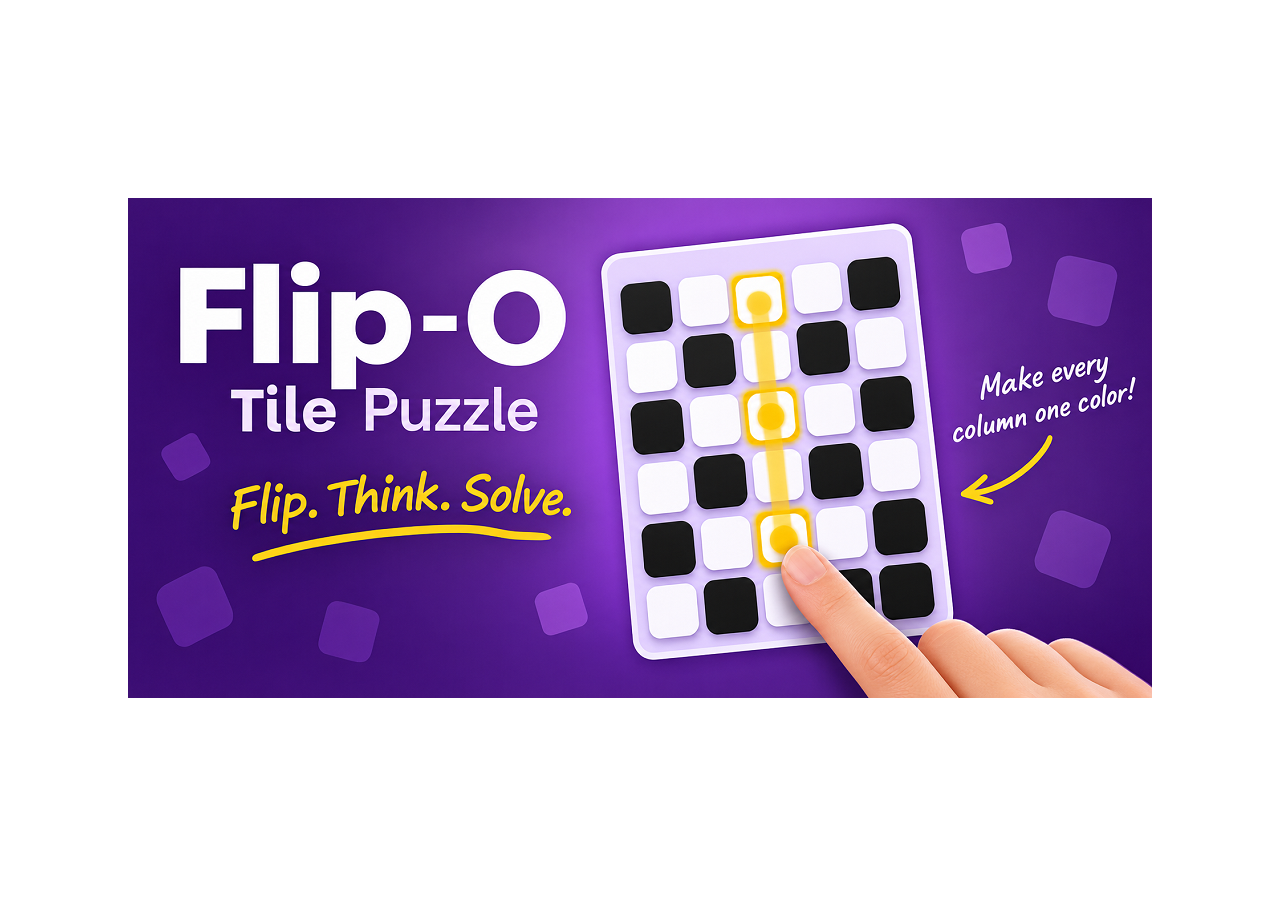
<file: index.html>
<!DOCTYPE html>
<html lang="en">
<head>
    <meta charset="UTF-8">
    <meta name="viewport" content="width=device-width, initial-scale=1.0, maximum-scale=1.0, user-scalable=no">
    <meta name="description" content="Spatial reasoning and logic are key to solving the puzzles. Flip the tiles to match the target pattern.">
  <meta name="keywords" content="Juegos, Educativo, Memorama, Rompecabezas, Puzzle, Games, Flip Grid, Flip Grid Game, Spatial reasoning, Logic, Brain Training, Flip-O, Flip-O Game, Flip-O Puzzle, Flip-O App, Flip-O Android, Flip-O PC, Flip-O Web, Flip-O HTML5, Flip-O JavaScript, Flip-O CSS, Flip-O HTML, Flip-O HTML5 Game, Flip-O HTML5 Puzzle, Flip-O HTML5 App, Flip-O HTML5 Logic Game, Flip-O HTML5 Brain Training Game">
  <meta name="author" content="Guillermo Rayas Monroy">
    <title>Flip-O Main Menu</title>

    <link rel="icon" type="image/png" href="favicon.ico">
   
    <link rel="stylesheet" href="style.css">
	<link rel="stylesheet" href="desktop.css">
	 <link rel="manifest" href="manifest.webmanifest">
     <style>
    html.skip-welcome #welcomeScreen { display: none !important; }
  </style>
</head>
<body>
<div id="welcomeScreen" class="welcome-screen">

  <div class="welcome-content" >

    <img src="splash.png" id="enterBtn"  alt="Gallery Entrance">

  </div>
  </div>
    <div class="menu-container">
        
        <header>
            <h1>Flip-O</h1>
            <p data-i18n="title">Spatial Reasoning Puzzles</p>
        </header>

        <!-- Main Action -->
          
                <div class="stars"> ⭐ = <span id="stats-stars"> 0</span>
                </div>
      
        <!-- Level Selection -->
        <section class="level-section">
            <h2 data-i18n="level">Select Level</h2>
            <div class="level-grid">
                
                <!-- Completed Level -->
                <button class="btn btn-level" onclick="window.location.href='puzzle1-1.html'">
                    1-1
                    
                        <span>★☆☆☆</span>
                       
                </button>

                <!-- Unlocked Level -->
                <button class="btn btn-level" onclick="window.location.href='puzzle1-2.html'">
                    1-2
                        <span >★★☆☆</span>
                     
                </button>

                <!-- Locked Levels -->
                <button class="btn btn-level" onclick="window.location.href='puzzle1-3.html'">
                    1-3
                    <span >★★★☆</span>
                </button>

                 <button class="btn btn-level" onclick="window.location.href='puzzle2-1.html'">
                    2-1
                    <span >★★★☆</span>
                </button>
                <button class="btn btn-level" onclick="window.location.href='puzzle2-2.html'">
                    2-2
                    <span >★★★★</span>
                </button>
                <button class="btn btn-level" onclick="window.location.href='puzzle3-1.html'">
                    3-1
                    <span >★★☆☆</span>
                </button>
<button class="btn btn-level" onclick="window.location.href='puzzle3-2.html'">
                    3-2
                    <span>★★★☆</span>
                </button>
                <button class="btn btn-level" onclick="window.location.href='puzzle4-1.html'">
                    4-1
                    <span >★★★☆</span>
                </button>
                <button class="btn btn-level locked" disabled>
                    <span >🔒</span>
                </button>
            </div>
        </section>

        <!-- Secondary Actions -->
        <div class="secondary-actions">
            <button type="button" id="tutorial-btn" class="btn btn-icon" aria-haspopup="dialog">
            🎓 Tutorial
        </button>
            <button id="settings-btn" class="btn btn-icon" data-i18n="settings">
                Settings
            </button>
        </div>
        <p>💻 v. 1.9 | Guillermo R Monroy 2026 </p>
    </div>

    <!-- Settings Modal -->
<div id="settings-modal" class="tutorial-modal" role="dialog" aria-modal="true" aria-label="Settings" hidden>
    <div class="settings-card">
        <h2 style="color: var(--md-sys-color-primary);" data-i18n="theme">Select Theme</h2>
        <div class="theme-options">
            <button class="btn theme-btn" data-theme="theme-default" style="background: #6750A4" data-i18n="color1">Purple</button>
            <button class="btn theme-btn" data-theme="theme-ocean" style="background: #589951" data-i18n="color2">Green</button>
            <button class="btn theme-btn" data-theme="theme-forest" style="background: #997551" data-i18n="color3">Brown</button>
        </div>
        <button type="button" id="settings-close" class="btn btn-primary tutorial-close" data-i18n="close">Close</button>
        <p style="margin-top: 100px; text-align: center;" data-i18n="android">*Flip-O is also available for Android devices in the Google Play Store.</p>
    </div>
</div>

<!-- Tutorial: opened by the Play Tutorial button -->
    <div id="tutorial-modal" class="tutorial-modal" role="dialog" aria-modal="true" aria-label="How to play" hidden>
        <div class="tutorial-card">
<svg class="tutorial-img" viewBox="0 0 360 600" role="img" aria-labelledby="tutorial-title">
<title id="tutorial-title">How to play Flip-O: four rules and a reminder</title>
<defs><rect id="c14" width="14" height="14" rx="3"/><rect id="c22" width="22" height="22" rx="5"/><rect id="c18" width="18" height="18" rx="4"/></defs>
<rect width="360" height="600" rx="24" fill="#FEF7FF"/>
<text x="180" y="46" text-anchor="middle" font-family="Offside,'Segoe UI',Helvetica,Arial,sans-serif" font-size="22" font-weight="700" fill="#6750A4" data-i18n="tuto2">How to play</text>
<rect x="16" y="70" width="328" height="106" rx="16" fill="#F3EDF7"/>
<circle cx="38" cy="96" r="12" fill="#6750A4"/>
<text x="38" y="101" text-anchor="middle" font-family="Offside,'Segoe UI',Helvetica,Arial,sans-serif" font-size="14" font-weight="700" fill="#FFFFFF">1</text>
<text x="58" y="101" font-family="Offside,'Segoe UI',Helvetica,Arial,sans-serif" font-size="15" font-weight="700" fill="#1D1B20" data-i18n="tuto3">Swipe a path</text>
<text x="24" y="128" font-family="Offside,'Segoe UI',Helvetica,Arial,sans-serif" font-size="13" fill="#49454F" data-i18n="tuto4">Drag across touching tiles.</text>
<text x="24" y="145" font-family="Offside,'Segoe UI',Helvetica,Arial,sans-serif" font-size="13" fill="#49454F" data-i18n="tuto5">A path can't cross itself.</text>
<rect x="238" y="78" width="96" height="90" rx="12" fill="#E8DEF8"/>
<rect x="16" y="188" width="328" height="106" rx="16" fill="#F3EDF7"/>
<circle cx="38" cy="214" r="12" fill="#6750A4"/>
<text x="38" y="219" text-anchor="middle" font-family="Offside,'Segoe UI',Helvetica,Arial,sans-serif" font-size="14" font-weight="700" fill="#FFFFFF">2</text>
<text x="58" y="219" font-family="Offside,'Segoe UI',Helvetica,Arial,sans-serif" font-size="15" font-weight="700" fill="#1D1B20" data-i18n="tuto6">Tiles flip</text>
<text x="24" y="246" font-family="Offside,'Segoe UI',Helvetica,Arial,sans-serif" font-size="13" fill="#49454F" data-i18n="tuto7">Every board tile you touch</text>
<text x="24" y="263" font-family="Offside,'Segoe UI',Helvetica,Arial,sans-serif" font-size="13" fill="#49454F" data-i18n="tuto8">switches color.</text>
<rect x="238" y="196" width="96" height="90" rx="12" fill="#E8DEF8"/>
<rect x="16" y="306" width="328" height="106" rx="16" fill="#F3EDF7"/>
<circle cx="38" cy="332" r="12" fill="#6750A4"/>
<text x="38" y="337" text-anchor="middle" font-family="Offside,'Segoe UI',Helvetica,Arial,sans-serif" font-size="14" font-weight="700" fill="#FFFFFF">3</text>
<text x="58" y="337" font-family="Offside,'Segoe UI',Helvetica,Arial,sans-serif" font-size="15" font-weight="700" fill="#1D1B20" data-i18n="tuto9">The ring is free</text>
<text x="24" y="364" font-family="Offside,'Segoe UI',Helvetica,Arial,sans-serif" font-size="13" fill="#49454F" data-i18n="tuto10">Dotted tiles around the</text>
<text x="24" y="381" font-family="Offside,'Segoe UI',Helvetica,Arial,sans-serif" font-size="13" fill="#49454F" data-i18n="tuto11">board never flip. Use them</text>
<text x="24" y="398" font-family="Offside,'Segoe UI',Helvetica,Arial,sans-serif" font-size="13" fill="#49454F" data-i18n="tuto12">to travel.</text>
<rect x="238" y="314" width="96" height="90" rx="12" fill="#E8DEF8"/>
<rect x="16" y="424" width="328" height="106" rx="16" fill="#F3EDF7"/>
<circle cx="38" cy="450" r="12" fill="#6750A4"/>
<text x="38" y="455" text-anchor="middle" font-family="Offside,'Segoe UI',Helvetica,Arial,sans-serif" font-size="14" font-weight="700" fill="#FFFFFF">4</text>
<text x="58" y="455" font-family="Offside,'Segoe UI',Helvetica,Arial,sans-serif" font-size="15" font-weight="700" fill="#1D1B20" data-i18n="tuto13">Make columns match</text>
<text x="24" y="482" font-family="Offside,'Segoe UI',Helvetica,Arial,sans-serif" font-size="13" fill="#49454F" data-i18n="tuto14">You win when every column</text>
<text x="24" y="499" font-family="Offside,'Segoe UI',Helvetica,Arial,sans-serif" font-size="13" fill="#49454F" data-i18n="tuto15">is a single color, black</text>
<text x="24" y="516" font-family="Offside,'Segoe UI',Helvetica,Arial,sans-serif" font-size="13" fill="#49454F" data-i18n="tuto16">or white.</text>
<rect x="238" y="432" width="96" height="90" rx="12" fill="#E8DEF8"/>
<g fill="none" stroke="#9A8FBD" stroke-width="1" stroke-dasharray="2 2">
<use href="#c14" x="247" y="84"/>
<use href="#c14" x="263" y="84"/>
<use href="#c14" x="279" y="84"/>
<use href="#c14" x="295" y="84"/>
<use href="#c14" x="311" y="84"/>
<use href="#c14" x="247" y="100"/>
<use href="#c14" x="311" y="100"/>
<use href="#c14" x="247" y="116"/>
<use href="#c14" x="311" y="116"/>
<use href="#c14" x="247" y="132"/>
<use href="#c14" x="311" y="132"/>
<use href="#c14" x="247" y="148"/>
<use href="#c14" x="263" y="148"/>
<use href="#c14" x="279" y="148"/>
<use href="#c14" x="295" y="148"/>
<use href="#c14" x="311" y="148"/>
</g>
<use href="#c14" x="263" y="100" fill="#222222"/>
<use href="#c14" x="279" y="100" fill="#FFFFFF" stroke="#CAC4D0" stroke-width="1"/>
<use href="#c14" x="295" y="100" fill="#222222"/>
<use href="#c14" x="263" y="116" fill="#FFFFFF" stroke="#CAC4D0" stroke-width="1"/>
<use href="#c14" x="279" y="116" fill="#222222"/>
<use href="#c14" x="295" y="116" fill="#FFFFFF" stroke="#CAC4D0" stroke-width="1"/>
<use href="#c14" x="263" y="132" fill="#222222"/>
<use href="#c14" x="279" y="132" fill="#FFFFFF" stroke="#CAC4D0" stroke-width="1"/>
<use href="#c14" x="295" y="132" fill="#222222"/>
<polyline points="254,123 270,123 286,123 302,123 318,123" fill="none" stroke="#FFB300" stroke-width="5" stroke-linecap="round" stroke-linejoin="round" opacity="0.95"/>
<circle cx="254" cy="123" r="4.5" fill="#FEF7FF" stroke="#FFB300" stroke-width="2"/>
<use href="#c22" x="250" y="204" fill="#222222"/>
<use href="#c22" x="276" y="204" fill="#FFFFFF" stroke="#CAC4D0" stroke-width="1"/>
<use href="#c22" x="302" y="204" fill="#222222"/>
<g fill="none" stroke="#6750A4" stroke-width="2.5" stroke-linecap="round" stroke-linejoin="round"><line x1="288" y1="232" x2="288" y2="246"/><polyline points="283,241 288,247 293,241"/></g>
<use href="#c22" x="250" y="254" fill="#FFFFFF" stroke="#CAC4D0" stroke-width="1"/>
<use href="#c22" x="276" y="254" fill="#222222"/>
<use href="#c22" x="302" y="254" fill="#FFFFFF" stroke="#CAC4D0" stroke-width="1"/>
<g fill="none" stroke="#9A8FBD" stroke-width="1" stroke-dasharray="2 2">
<use href="#c14" x="247" y="320"/>
<use href="#c14" x="263" y="320"/>
<use href="#c14" x="279" y="320"/>
<use href="#c14" x="295" y="320"/>
<use href="#c14" x="311" y="320"/>
<use href="#c14" x="247" y="336"/>
<use href="#c14" x="311" y="336"/>
<use href="#c14" x="247" y="352"/>
<use href="#c14" x="311" y="352"/>
<use href="#c14" x="247" y="368"/>
<use href="#c14" x="311" y="368"/>
<use href="#c14" x="247" y="384"/>
<use href="#c14" x="263" y="384"/>
<use href="#c14" x="279" y="384"/>
<use href="#c14" x="295" y="384"/>
<use href="#c14" x="311" y="384"/>
</g>
<use href="#c14" x="263" y="336" fill="#222222"/>
<use href="#c14" x="279" y="336" fill="#FFFFFF" stroke="#CAC4D0" stroke-width="1"/>
<use href="#c14" x="295" y="336" fill="#222222"/>
<use href="#c14" x="263" y="352" fill="#FFFFFF" stroke="#CAC4D0" stroke-width="1"/>
<use href="#c14" x="279" y="352" fill="#222222"/>
<use href="#c14" x="295" y="352" fill="#FFFFFF" stroke="#CAC4D0" stroke-width="1"/>
<use href="#c14" x="263" y="368" fill="#222222"/>
<use href="#c14" x="279" y="368" fill="#FFFFFF" stroke="#CAC4D0" stroke-width="1"/>
<use href="#c14" x="295" y="368" fill="#222222"/>
<polyline points="254,327 270,327 286,327 302,327 318,327 318,343 318,359" fill="none" stroke="#FFB300" stroke-width="5" stroke-linecap="round" stroke-linejoin="round" opacity="0.95"/>
<circle cx="254" cy="327" r="4.5" fill="#FEF7FF" stroke="#FFB300" stroke-width="2"/>
<circle cx="268" cy="444" r="4.5" fill="#FFB300"/>
<use href="#c18" x="259" y="455" fill="#222222"/>
<use href="#c18" x="259" y="476" fill="#222222"/>
<use href="#c18" x="259" y="497" fill="#222222"/>
<circle cx="289" cy="444" r="4.5" fill="#FFB300"/>
<use href="#c18" x="280" y="455" fill="#FFFFFF" stroke="#CAC4D0" stroke-width="1"/>
<use href="#c18" x="280" y="476" fill="#FFFFFF" stroke="#CAC4D0" stroke-width="1"/>
<use href="#c18" x="280" y="497" fill="#FFFFFF" stroke="#CAC4D0" stroke-width="1"/>
<circle cx="310" cy="444" r="4.5" fill="#FFB300"/>
<use href="#c18" x="301" y="455" fill="#222222"/>
<use href="#c18" x="301" y="476" fill="#222222"/>
<use href="#c18" x="301" y="497" fill="#222222"/>
<rect x="16" y="542" width="328" height="44" rx="14" fill="#EADDFF"/>
<text x="180" y="569" text-anchor="middle" font-family="Offside,'Segoe UI',Helvetica,Arial,sans-serif" font-size="13" fill="#21005D" data-i18n="tuto17">One stroke per try. Not solved? It resets.</text>
</svg>
            <button type="button" id="tutorial-close" class="btn btn-primary tutorial-close">OK</button>
        </div>
    </div>

<script src="progress.js" type="text/javascript"></script>
<script src="script.js" type="text/javascript"></script>

</body>
</html>
</file>
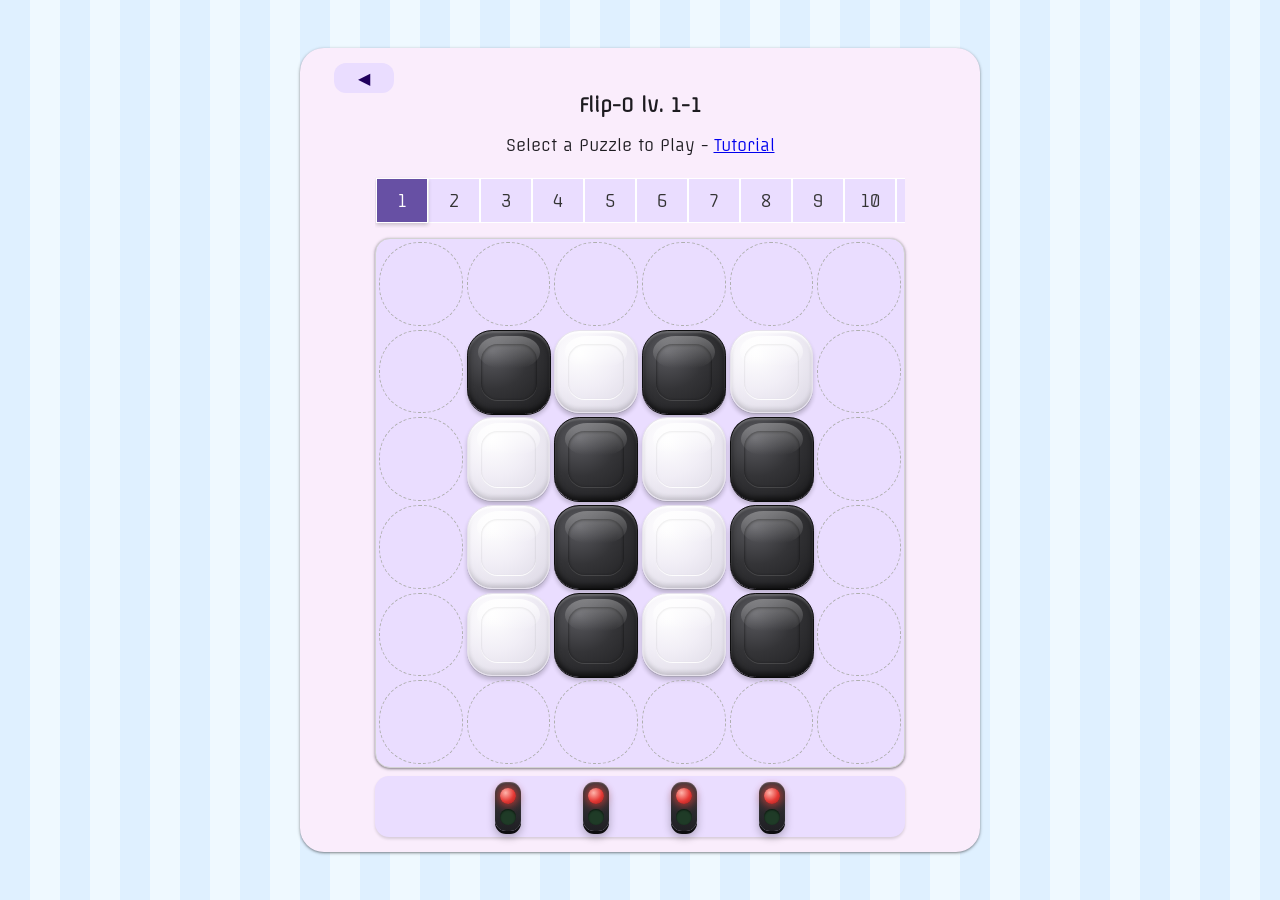
<file: puzzle1-1.html>
<!DOCTYPE html>
<html >
<head>
    <meta charset="UTF-8">
    <meta
        name="viewport"
        content="width=device-width, initial-scale=1.0, maximum-scale=1.0, user-scalable=no">

    <title>Level 1-1</title>
    <link rel="icon" type="image/png" href="favicon.ico">
   
    <link rel="stylesheet" href="style.css">
	<link rel="stylesheet" href="desktop.css">
    <link rel="stylesheet" href="chips.css">
    
</head>

<body>
    <div id="splashModal">
        <div id="splashImage">
            <h1 data-i18n="tuto3">How to Play</h1>
            <p data-i18n="puzzle4">Make Every Column One Color</p>
        
    <img src="solution.jpg" alt="Splash Screen">
    <h2 data-i18n="close">Close</h2>
</div>
</div>

    <div class="menu-container">
        <header >
            <a href="index.html" class="btn-back"> ◀ </a>
            <h3>Flip-O lv. 1-1</h3>
            
        </header>
       
        <p><span data-i18n="puzzle">Select a puzzle to play</span> - <a href="#" id="showSplash">Tutorial</a></p>
        
    

    <main class="game">
         <!-- Add the level selector here -->
         <div id="level-selector" class="level-selector"></div>
        <div id="grid" class="grid"></div>

    </main>
    <!-- Add this modal container -->
        <div id="modal" class="modal">
            <h1 id="modal-text"></h1>
            <p id="modal-stats"></p>
            <button id="modal-reset-btn" class="btn btn-primary" data-i18n="victory">Retry</button>
            <button id="modal-close-btn" class="btn btn-primary" data-i18n="close">Close</button>
           
        </div>

</div>

<script>
    const levels = [
    
     // Level 2: Asymmetric challenge
     {
        layout:
    [
        
        [1, 0, 1, 0],
        [0, 1, 0, 1],
        [0, 1, 0, 1],
        [0, 1, 0, 1],
    ],
},
     // Level 3: Asymmetric challenge
     {
        layout:
    [
       
        [1, 1, 0, 0],
        [1, 1, 0, 0],
        [1, 1, 0, 0],
        [0, 0, 1, 1],
    ],
    },
    
     // Level 5: Asymmetric challenge
    {
        layout:
    [
        
        [1, 0, 0, 1],
        [0, 0, 1, 0],
        [0, 1, 0, 0],
        [1, 0, 0, 1]
    ],
},
     // Level 6: Asymmetric challenge
    {
        layout:[
        
       [1, 0, 0, 1],
        [1, 1, 1, 1],
        [0, 0, 0, 0],
        [1, 0, 0, 1]
    ],
},
     // Level 7: Asymmetric challenge
    {
        layout:[
        [0, 1, 1, 1],
        [1, 0, 0, 1],
        [1, 0, 0, 0],
        [1, 1, 1, 1]
    ],
},
     // Level 8: Asymmetric challenge
    {
        layout:[
         [1, 0, 0, 0 ],
        [0, 1, 0, 1 ],
        [0, 1, 0, 1 ],
        [0, 1, 0, 1]
    ],
},
     // Level 9: Asymmetric challenge
    {layout:
        [
        [1,0,1,0],
        [0,1,1,0],
        [1,1,0,1],
        [0,0,1,1]
    ],
},
     // Level 10: Asymmetric challenge
   {
    layout: [
        [1,0,1,1],
[0,1,0,1],
[1,1,0,0],
[0,1,1,0]
    ],
},
     // Level 11: Asymmetric challenge
   { layout: [
        [0,1,0,1],
[1,1,1,0],
[0,0,1,1],
[1,0,0,1]
    ],
},
     // Level 12: Asymmetric challenge
    {layout: [
       [1,1,0,0],
[0,1,1,0],
[1,0,1,1],
[0,1,0,1]
    ],
},
      // Level 13: Asymmetric challenge
   { layout: [
      [1,0,0,1],
[1,1,0,0],
[0,1,1,1],
[0,0,1,0]
    ],
},
     // Level 14: Asymmetric challenge
   { layout: [
       [0,0,1,1],
[1,1,0,1],
[0,1,1,0],
[1,0,0,1]
    ],
},
     // Level 15: Asymmetric challenge
{ layout:   [
        [1,0,1,0],
        [0,1,0,1],
        [0,0,1,0],
        [1,0,0,1]
    ],
},
     // Level 16: Asymmetric challenge
   {layout: [
       [0,1,1,0],
        [1,0,0,1],
        [0,1,1,0],
        [1,0,0,1]
    ],
},
     // Level 17: Asymmetric challenge
   {layout: [
       [1,0,0,1],
        [1,0,1,0],
        [0,1,0,1],
        [0,1,0,0]
    ],
},
    
// Level 19
{layout: [
       [1,0,0,1],
        [0,1,1,0],
        [1,0,1,0],
        [0,1,0,1]
    ],
    
},

// Level 21
{layout: [
       [0,0,1,0],
        [0,0,0,1],
        [1,1,0,0],
        [0,0,1,1]
    ],
    
},
 // Level 22: 
    {
     layout:   [
       [0,1,1,0],
[1,0,0,1],
[1,1,0,0],
[0,1,1,1]
    ],
    
},
    // Level 23: 
    {
     layout:   [
       [1,1,0,1],
[0,1,1,0],
[1,0,1,1],
[0,0,1,0]
    ],
},
    // Level 24
    {
     layout:   [
        [0,1,1,1],
[1,0,1,0],
[1,1,0,1],
[0,0,1,0]
    ],
},
  // Level 27
   { 
   layout:  [
        [1,0,1,0],
[0,1,0,1],
[1,1,0,0],
[1,0,1,1]
    ],
},
 // Level 26
   { 
   layout:  [
        [1,1,1,0],
[0,0,0,1],
[0,1,0,0],
[1,1,0,1]
    ],
},
];
</script>
    <script src="progress.js"></script>
    <script src="script.js"></script>
    <script>
const modal = document.getElementById("splashModal");
const showLink = document.getElementById("showSplash");

// Open modal
showLink.addEventListener("click", function(e) {
    e.preventDefault();
    modal.style.display = "flex";
});

// Close modal when image is clicked
modal.addEventListener("click", function() {
    modal.style.display = "none";
});
</script>
    <script src="game2.js"></script>
    <script src="column-lights.js"></script>

</body>
</html>
</file>
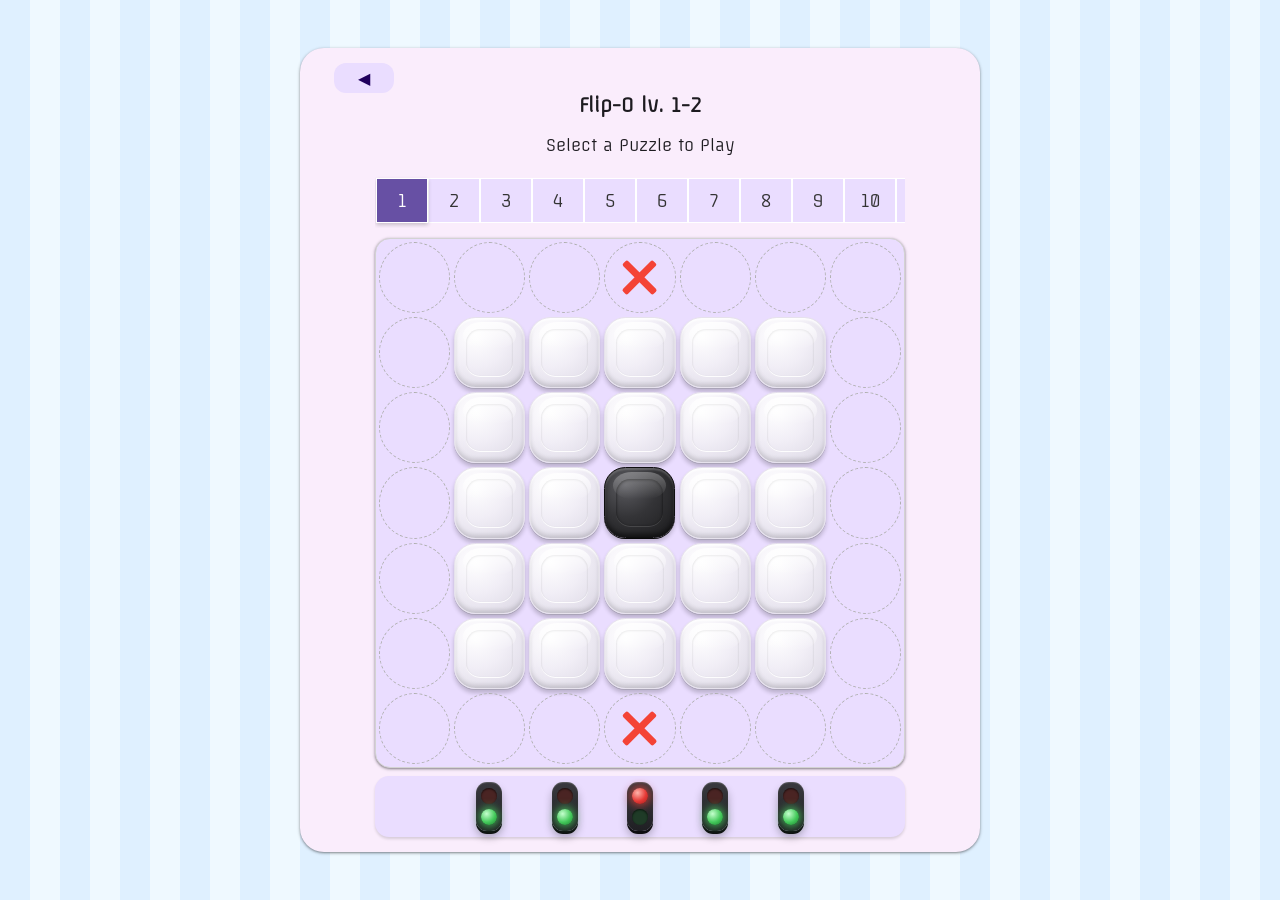
<file: puzzle1-2.html>
<!DOCTYPE html>
<html lang="en">
<head>
    <meta charset="UTF-8">
    <meta
        name="viewport"
        content="width=device-width, initial-scale=1.0, maximum-scale=1.0, user-scalable=no">

    <title>Level 1-2</title>
    <link rel="icon" type="image/png" href="favicon.ico">
     <link rel="stylesheet" href="style.css">
	<link rel="stylesheet" href="desktop.css">
    <link rel="stylesheet" href="chips.css">
</head>

<body>
    <div class="menu-container">
        <header >
            <a href="index.html" class="btn-back">
       ◀
    </a>
            <h3>Flip-O lv. 1-2</h3>
            
        </header>
        <p data-i18n="puzzle">Select a puzzle to play</p>
     
    <main class="game">
       <!-- Add the level selector here -->
        <div id="level-selector" class="level-selector"></div>
        <div id="grid" class="grid"></div>
        
    </main>
    <!-- Add this modal container -->
        <div id="modal" class="modal">
            <h1 id="modal-text"></h1>
            <p id="modal-stats"></p>
            <button id="modal-reset-btn" class="btn btn-primary" data-i18n="victory">Retry</button>
            <button id="modal-close-btn" class="btn btn-primary" data-i18n="close">Go Back</button>
        </div>
    
</div>
<script>
    const levels = [
    
     // Level 1: Asymmetric challenge
    {
        layout: [
       [0, 0, 0, 0, 0],
        [0, 0, 0, 0, 0],
        [0, 0, 1, 0, 0],
        [0, 0, 0, 0, 0],
        [0, 0, 0, 0, 0]
    ], blocked: [ {x: 3, y: 0}, {x: 3, y: 6} ]
},
// Level 2: Asymmetric challenge
    {
        layout: [
       [0, 0, 1, 0, 0],
        [0, 0, 0, 0, 0],
        [1, 1, 1, 1, 1],
        [0, 0, 0, 0, 0],
        [0, 0, 1, 0, 0]
    ], blocked: [ {x: 3, y: 0}, {x: 3, y: 6} ]
},
// Level 3: Asymmetric challenge
    {
        layout: [
       [0, 0, 0, 0, 1],
        [0, 0, 1, 0, 1],
        [1, 0, 1, 0, 1],
        [1, 0, 1, 0, 0],
        [1, 0, 0, 0, 0]
    ], blocked: [ {x: 3, y: 0}, {x: 3, y: 6} ]
},
// Level 4: Asymmetric challenge
    {
        layout: [
       [1, 1, 1, 0, 0],
        [0, 0, 0, 0, 0],
        [0, 1, 1, 1, 0],
        [0, 0, 0, 0, 0],
        [0, 0, 1, 1, 1]
    ], blocked: [ {x: 3, y: 0}, {x: 3, y: 6} ]
},
     // Level 5: Asymmetric challenge
   { 
    layout: [
        [0, 1, 0, 1, 1],
        [0, 1, 0, 1, 1],
        [0, 0, 1, 0, 0],
        [1, 1, 0, 1, 1],
        [1, 1, 0, 1, 1]
    ],
    blocked: [ {x: 5, y: 0}, ]
},
     // Level 6: Asymmetric challenge
   { 
    layout: [
        [1, 0, 1, 0, 1],
        [0, 0, 1, 0, 0],
        [0, 0, 1, 0, 0],
        [0, 0, 1, 0, 0],
        [1, 0, 1, 0, 1]
    ],
     blocked: [ {x: 5, y: 6}, ]
},
     // Level 7: Asymmetric challenge
   { 
    layout: [
         [0, 0, 1, 0, 0],
        [1, 1, 0, 1, 1],
        [0, 0, 1, 0, 0],
        [0, 1, 0, 1, 0],
        [0, 1, 0, 1, 0]
    ],
    blocked: [ {x: 3, y: 0}, {x: 3, y: 6} ]
},
     // Level 8: Asymmetric challenge
    {
        layout: [
       [1, 0, 1, 0, 1],
        [0, 1, 0, 1, 0],
        [1, 0, 1, 0, 1],
        [0, 1, 0, 1, 0],
        [1, 0, 1, 0, 1]
    ],
    blocked: [ {x: 1, y: 0}, {x: 1, y: 6} ]
},
     // Level 9: Asymmetric challenge
   { 
    layout: [
        [0, 0, 0, 0, 0],
        [1, 1, 0, 1, 1],
        [0, 0, 0, 0, 0],
        [1, 1, 0, 1, 1],
        [0, 0, 0, 0, 0]
    ],
    blocked: [ {x: 0, y: 3}, {x: 6, y: 3} ]
},
     // Level 10: Asymmetric challenge
    {
        layout: [
        [1, 1, 1, 1, 1],
        [0, 0, 0, 0, 0],
        [1, 0, 0, 0, 1],
        [0, 0, 0, 0, 0],
        [1, 1, 1, 1, 1]
    ],
    blocked: [ {x: 3, y: 0}, {x: 3, y: 6} ]
},
     // Level 11: Asymmetric challenge
  { 
    layout:  [
        [0, 1, 0, 1, 0],
        [0, 1, 0, 1, 0],
        [0, 0, 0, 0, 0],
        [0, 1, 0, 1, 0],
        [0, 1, 0, 1, 0]
    ],
    blocked: [ {x: 0, y: 2}, {x: 6, y: 2} ]
},
     // Level 12: Asymmetric challenge
{  
    layout:   [
        [1, 1, 0, 0, 0],
        [1, 0, 0, 1, 0],
        [0, 0, 0, 1, 0],
        [0, 1, 1, 1, 0],
        [0, 0, 0, 0, 1]
    ],
    blocked: [ {x: 3, y: 0}, {x: 3, y: 6} ]
},
     // Level 13: Asymmetric challenge
{  
    layout:   [
        [0, 0, 0, 0, 0],
        [0, 1, 0, 1, 0],
        [0, 0, 0, 0, 0],
        [0, 1, 0, 1, 0],
        [0, 0, 0, 0, 0]
    ],
},
      // Level 15: Asymmetric challenge
 {  
    layout:   [
        [1,0,1,0,1],
[0,1,1,0,0],
[1,1,0,1,0],
[0,0,1,1,1],
[1,0,0,1,0]
    ],
},
     
     // Level 16: Asymmetric challenge
 { 
    layout:   [
        [0,0,1,1,0],
[1,1,0,0,1],
[1,0,1,1,0],
[0,1,1,0,1],
[1,0,0,1,1]
    ],
},
     
     // Level 17: Asymmetric challenge
 {  
    layout:   [
        [1,0,0,1,1],
[0,1,1,0,0],
[1,1,0,1,0],
[0,0,1,0,1],
[1,1,0,1,1]
    ],
},
     
     // Level 18: Asymmetric challenge
 { 
    layout: [
            [0, 0, 1, 0, 0],
        [1, 1, 0, 1, 1],
        [1, 1, 0, 1, 1],
        [1, 1, 0, 1, 1],
        [0, 0, 1, 0, 0]
        ],
        // Block top-middle and bottom-left outer tiles as seen in the reference
        blocked: [ {x: 3, y: 0}, {x: 3, y: 6} ] 
},
     
     // Level 19: Asymmetric challenge
 {  
    layout:  [
        [1,1,0,0,1],
[0,1,1,0,0],
[1,0,1,1,0],
[0,1,0,1,1],
[1,0,1,0,1]
    ],
},
     
     // Level 20: Asymmetric challenge
 {  
    layout:  [
        [0,1,0,1,0],
[1,1,1,0,1],
[0,0,1,1,0],
[1,0,0,1,1],
[1,1,0,0,1]
    ],
},
 // Level 21: Asymmetric challenge
 {  
   layout: [
            [1, 0, 1, 0, 1],
            [1, 1, 1, 1, 1],
            [1, 1, 1, 1, 1],
            [1, 1, 1, 1, 1],
            [1, 1, 1, 1, 1]
        ],
        // Block top-middle and bottom-left outer tiles as seen in the reference
        blocked: [ {x: 3, y: 0}, {x: 3, y: 6} ] 
},
     
];
</script>
<script src="progress.js"></script>
    <script src="game2.js"></script>
     <script src="column-lights.js"></script>
<script src="script.js"></script>
</body>
</html>
</file>
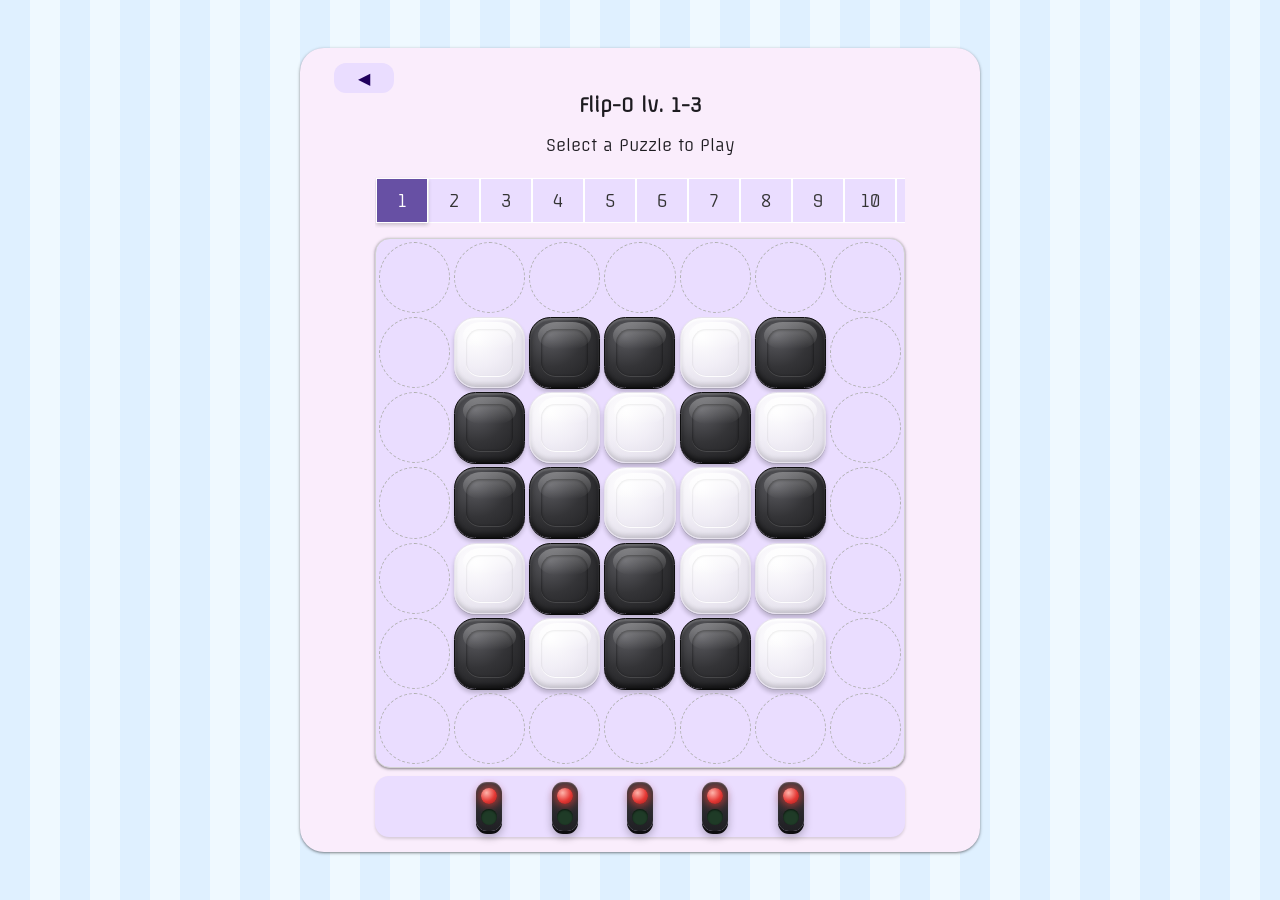
<file: puzzle1-3.html>
<!DOCTYPE html>
<html lang="en">
<head>
    <meta charset="UTF-8">
    <meta
        name="viewport"
        content="width=device-width, initial-scale=1.0, maximum-scale=1.0, user-scalable=no">

    <title>Level 1-3</title>
    <link rel="icon" type="image/png" href="favicon.ico">
      <link rel="stylesheet" href="style.css">
	<link rel="stylesheet" href="desktop.css">
    <link rel="stylesheet" href="chips.css">
</head>

<body>
    <div class="menu-container">
        <header>
            <a href="index.html" class="btn-back">
       ◀
    </a>
            <h3>Flip-O lv. 1-3</h3>
            
        </header>
         <p data-i18n="puzzle">Select a puzzle to play</p>
     
    <main class="game">
       <!-- Add the level selector here -->
        <div id="level-selector" class="level-selector"></div>
        <div id="grid" class="grid"></div>
       
    </main>
    <!-- Add this modal container -->
        <div id="modal" class="modal">
            <h1 id="modal-text"></h1>
            <p id="modal-stats"></p>
            <button id="modal-reset-btn" class="btn btn-primary" data-i18n="victory">Retry</button>
            <button id="modal-close-btn" class="btn btn-primary" data-i18n="close">Go Back</button>
        </div>
    
</div>
<script>
    const levels = [
    // Level 1: Asymmetric challenge
{  layout:  [
       [0,1,1,0,1],
[1,0,0,1,0],
[1,1,0,0,1],
[0,1,1,0,0],
[1,0,1,1,0]
    ],},
    // Level 2: Asymmetric challenge
 {  layout: [
        [1,1,0,1,0],
[0,1,1,0,1],
[1,0,0,1,1],
[0,1,1,1,0],
[1,0,1,0,1]
    ],},

     // Level 3: Asymmetric challenge
{ layout:   [
        [0, 0, 0, 0, 0],
        [0, 0, 1, 0, 0],
        [0, 1, 0, 1, 0],
        [0, 0, 1, 0, 0],
        [0, 0, 0, 0, 0]
    ],},
     // Level 4: Asymmetric challenge
{ layout:   [
       [0, 0, 0, 0, 1],
        [0, 0, 1, 0, 0],
        [1, 1, 0, 1, 1],
        [0, 0, 1, 0, 0],
        [1, 0, 0, 0, 0]
    ],},
    // Level 5: Standard checkerboard-ish
{  layout:  [
        [1, 0, 1, 0, 1],
        [0, 0, 0, 0, 0],
        [1, 0, 1, 0, 1],
        [0, 0, 0, 0, 0],
        [1, 0, 1, 0, 1]
    ],},
    // Level 6: Horizontal stripes
 {layout:   [
       [0, 0, 0, 1, 0],
        [0, 1, 0, 0, 1],
        [0, 0, 1, 0, 0],
        [0, 1, 0, 0, 0],
        [0, 0, 1, 0, 1]
    ],},
    // Level 7: Hollow square
{ layout:   [
       [0, 1, 0, 0, 0],
        [1, 0, 1, 0, 0],
        [0, 1, 0, 1, 0],
        [0, 0, 1, 0, 1],
        [0, 0, 0, 1, 0]
    ],},
    // Level 8: Diagonal cross
 { layout:  [
        [1, 0, 0, 0, 1],
        [0, 1, 0, 1, 0],
        [0, 0, 1, 0, 0],
        [0, 1, 0, 1, 0],
        [1, 0, 0, 0, 1]
    ],},
    // Level 9: Asymmetric challenge
{  layout:  [
       [0,1,0,1,1],
[1,0,1,0,0],
[1,1,0,1,0],
[0,1,1,0,1],
[1,0,0,1,1]
    ],},
    // Level 10: Asymmetric challenge
{ layout:   [
       [0, 0, 1, 0, 0],
        [0, 1, 0, 1, 0],
        [1, 0, 0, 0, 1],
        [0, 1, 0, 1, 0],
        [0, 0, 1, 0, 0]
    ],},
     // Level 11: Asymmetric challenge
 { layout: [
        [1,0,1,1,0],
[0,1,0,1,1],
[1,1,0,0,1],
[0,1,1,0,0],
[1,0,1,1,1]
    ],},
     // Level 12: Asymmetric challenge
 {  layout: [
        [0, 1, 1, 1, 0],
        [1, 0, 1, 0, 1],
        [1, 0, 1, 0, 1],
        [1, 0, 1, 0, 1],
        [0, 1, 0, 1, 0]
    ],},
     // Level 13: Asymmetric challenge
 { layout:  [
        [1, 0, 0, 0, 1],
        [0, 1, 0, 1, 0],
        [1, 0, 1, 0, 1],
        [0, 1, 0, 1, 0],
        [0, 0, 1, 0, 0]
    ],},
     // Level 14: Asymmetric challenge
 { layout:  [
        [1, 0, 1, 0, 0],
        [0, 1, 0, 1, 0],
        [0, 0, 1, 0, 1],
        [0, 1, 0, 1, 0],
        [1, 0, 1, 0, 0]
    ],},
    // Level 15: Asymmetric challenge
 { layout:  [
        [1,0,1,0,1],
[1,1,0,1,0],
[0,1,1,0,1],
[1,0,1,1,0],
[0,1,0,1,1]
    ],},
    // Level 16: Asymmetric challenge
 { layout:  [
        [0,1,1,1,0],
[1,0,0,1,1],
[1,1,1,0,0],
[0,1,0,1,1],
[1,0,1,0,1]
    ],},
    // Level 17: Asymmetric challenge
  { layout: [
        [1,1,0,1,0],
[0,0,1,1,1],
[1,0,1,0,1],
[0,1,1,0,0],
[1,1,0,1,1]
    ],},
    // Level 18: Asymmetric challenge
 { layout:  [
        [0,1,0,1,1],
[1,0,1,0,1],
[1,1,0,1,0],
[0,1,1,0,1],
[1,0,1,1,0]
    ],},
     // Level 19: Asymmetric challenge
 { layout:  [
        [0,1,0,1,0],
[1,0,1,1,0],
[1,0,0,1,0],
[0,0,1,0,1],
[1,0,1,0,0]
    ],},
     // Level 20: Asymmetric challenge
 { layout:  [
        [0,0,1,0,0],
[1,0,1,0,1],
[1,0,0,0,1],
[0,0,1,0,0],
[1,0,0,0,1]
    ],},

];
</script>
<script src="progress.js"></script>
    <script src="game2.js"></script>
     <script src="column-lights.js"></script>
<script src="script.js"></script>
</body>
</html>
</file>
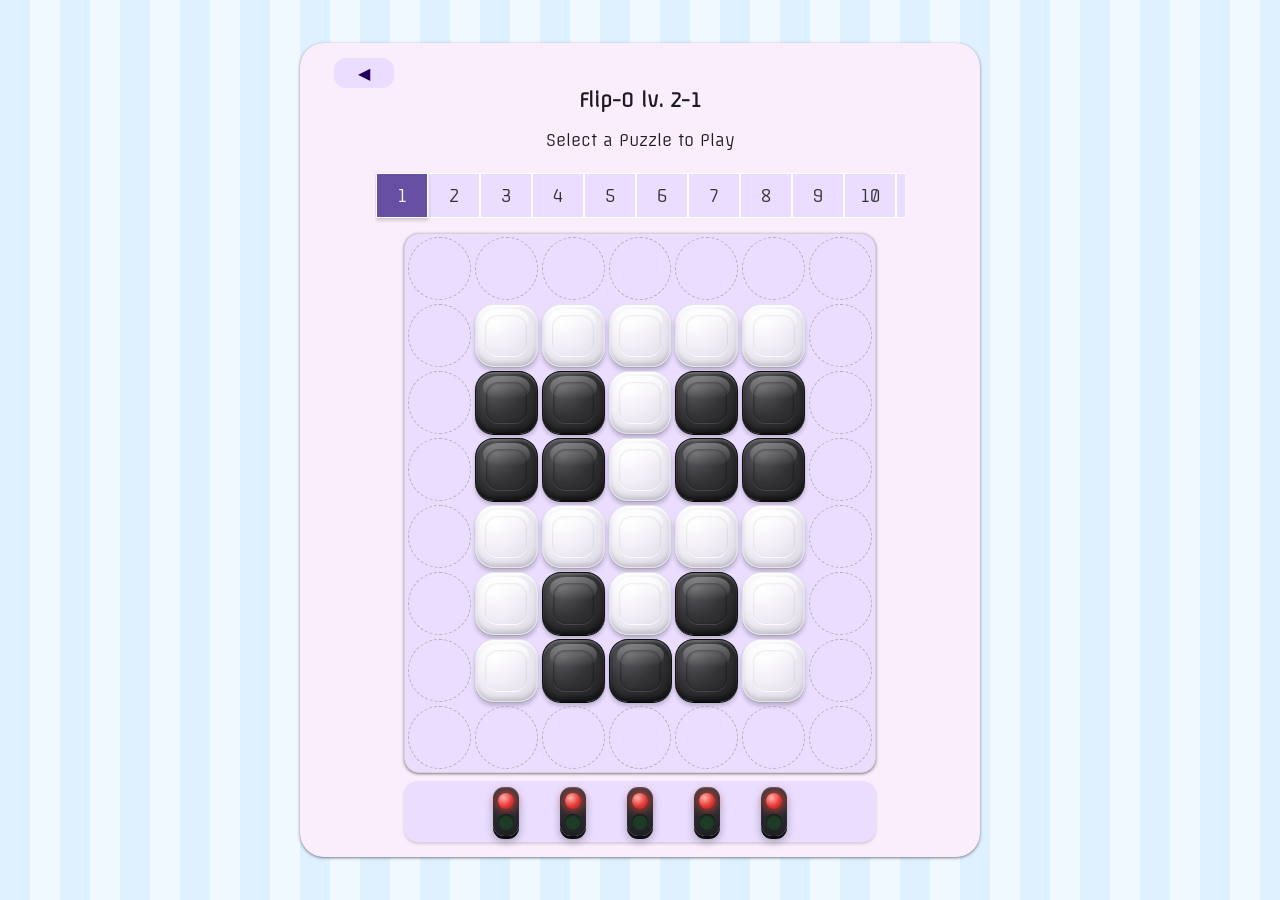
<file: puzzle2-1.html>
<!DOCTYPE html>
<html lang="en">
<head>
    <meta charset="UTF-8">
    <meta
        name="viewport"
        content="width=device-width, initial-scale=1.0, maximum-scale=1.0, user-scalable=no">

    <title>Level 2</title>
    <link rel="icon" type="image/png" href="favicon.ico">
       <link rel="stylesheet" href="style.css">
	<link rel="stylesheet" href="desktop.css">
    <link rel="stylesheet" href="chips.css">
</head>

<body>
    <div class="menu-container">
        <header>
            <a href="index.html" class="btn-back">
       ◀
    </a>
            <h3>Flip-O lv. 2-1</h3>
            
        </header>
        <p data-i18n="puzzle">Select a puzzle to play</p>
    
    <main class="game">
        <!-- Add the level selector here -->
        <div id="level-selector" class="level-selector"></div>
        <div id="grid" class="grid"></div>
     
    </main>
	<!-- Add this modal container -->
        <div id="modal" class="modal">
            <h1 id="modal-text"></h1>
            <p id="modal-stats"></p>
            <button id="modal-reset-btn" class="btn btn-primary" data-i18n="victory">Retry</button>
            <button id="modal-close-btn" class="btn btn-primary" data-i18n="close">Go Back</button>
        </div>
    
</div>
    
<script>

    // Puzzle layouts
const levels = [
     // Level 1: Asymmetric challenge
{ layout:   [
        [0, 0, 0, 0, 0],
        [1, 1, 0, 1, 1],
        [1, 1, 0, 1, 1],
        [0, 0, 0, 0, 0],
        [0, 1, 0, 1, 0],
        [0, 1, 1, 1, 0]
    ],},
     // Level 2: Asymmetric challenge
{  layout:  [
        [0, 0, 1, 0, 0],
        [1, 0, 1, 0, 1],
        [1, 1, 0, 1, 1],
        [0, 0, 0, 0, 0],
        [0, 0, 1, 0, 0],
        [0, 1, 0, 1, 0]
    ],},
     // Level 3: Asymmetric challenge
 {  layout: [
        [1,0,1,0,1],
[0,1,1,0,0],
[1,1,0,1,0],
[0,0,1,1,1],
[1,0,0,0,1],
[1,1,0,0,1]
    ],},
     // Level 4: Asymmetric challenge
{ layout:   [
        [0,1,0,1,0],
[1,0,1,0,1],
[1,0,0,1,0],
[0,1,1,0,1],
[1,0,1,0,0],
[0,1,1,0,1]
    ],},
     // Level 5: Asymmetric challenge
 { layout:  [
      [1,0,1,0,1],
[1,1,0,1,0],
[0,1,0,1,1],
[1,0,1,1,0],
[0,1,1,0,1],
[0,1,0,1,1]
    ],},
    // Level 6: Standard checkerboard-ish
 { layout:  [
       [0,1,1,0,1],
[0,1,0,1,0],
[1,0,1,0,1],
[1,0,0,1,1],
[0,1,1,0,1],
[1,0,0,0,0]
    ],},
    // Level 7: Horizontal stripes
{ layout:   [
       [1,0,1,0,1],
[0,1,1,0,0],
[0,1,0,1,1],
[1,0,1,0,0],
[1,0,0,1,1],
[0,1,0,1,1]
    ],},
    // Level 8: Hollow square
 { layout:  [
      [0,1,1,1,0],
[1,0,1,1,0],
[0,0,1,0,1],
[1,1,0,1,0],
[1,0,0,1,1],
[0,1,0,0,1]
    ],},
    // Level 9: Diagonal cross
 {layout:   [
       [1,0,1,0,1],
[0,1,0,1,1],
[1,0,1,0,1],
[1,0,0,1,0],
[0,1,1,0,1],
[1,0,1,0,1]
    ],},
    // Level 10: Asymmetric challenge
 { layout:   [
      [0,1,0,1,1],
[1,0,1,0,0],
[0,1,0,1,1],
[1,0,1,0,1],
[0,1,1,0,0],
[1,0,1,0,1]
    ],},
    // Level 11: Asymmetric challenge
 { layout:   [
     [1,0,1,0,1],
[1,0,0,1,0],
[0,1,1,0,1],
[1,1,0,1,0],
[0,0,1,0,1],
[1,1,0,0,1]
    ],},
     // Level 12: Asymmetric challenge
 { layout:   [
        [0,1,0,1,1],
[1,0,1,0,0],
[1,0,0,1,1],
[0,1,1,0,0],
[1,0,0,1,1],
[0,1,1,1,0]
    ],},
    // Level 13: tall 4x6 board 
 { layout:  [
       [1,0,1,0,1],
[0,1,1,0,0],
[1,0,0,1,1],
[0,1,1,0,0],
[1,0,1,0,1],
[1,0,0,1,0]
    ],},
    // Level 14: tall 4x6 board 
 {  layout: [
      [0,1,0,1,1],
[1,0,1,0,0],
[0,1,1,0,1],
[1,0,0,1,1],
[1,0,1,0,1],
[0,1,0,1,0]
    ],},
     // Level 15: tall 4x6 board 
 {  layout: [
      [0,1,1,1,0],
      [0,0,1,0,0],
      [0,1,0,1,0],
      [1,0,1,0,1],
      [1,0,1,0,1],
      [0,1,0,1,0]
    ],},
     // Level 16: tall 4x6 board 
 {  layout: [
      [0,1,0,1,0],
[0,1,0,1,0],
[0,1,1,0,0],
[0,0,1,1,0],
[1,0,1,0,1],
[0,1,0,1,0]
    ],},
     // Level 17: tall 4x6 board 
 {  layout: [
      [1,1,0,1,1],
[1,0,1,0,1],
[0,1,1,0,1],
[1,0,1,1,0],
[1,0,1,0,1],
[0,1,0,1,0]
    ],},
     // Level 18: tall 4x6 board 
 {  layout: [
      [0,1,0,1,0],
[0,0,1,0,0],
[1,0,1,0,1],
[1,0,1,0,1],
[0,0,0,0,0],
[1,1,1,1,1]
    ],},
     // Level 19: tall 4x6 board 
 {  layout: [
      [1,1,1,1,1],
[1,1,1,1,1],
[1,1,0,1,1],
[1,1,0,1,1],
[1,1,1,1,1],
[0,1,1,1,1]
    ],},
     // Level 20: tall 4x6 board 
 {  layout: [
      [0,1,1,1,0],
[1,1,1,1,1],
[1,1,1,1,1],
[1,1,1,1,1],
[1,1,1,1,1],
[0,1,1,1,0]
    ],},
];
</script>
<script src="progress.js"></script>
<script src="game2.js" type="text/javascript"></script>
 <script src="column-lights.js"></script>
<script src="script.js"></script>
</body>
</html>
</file>
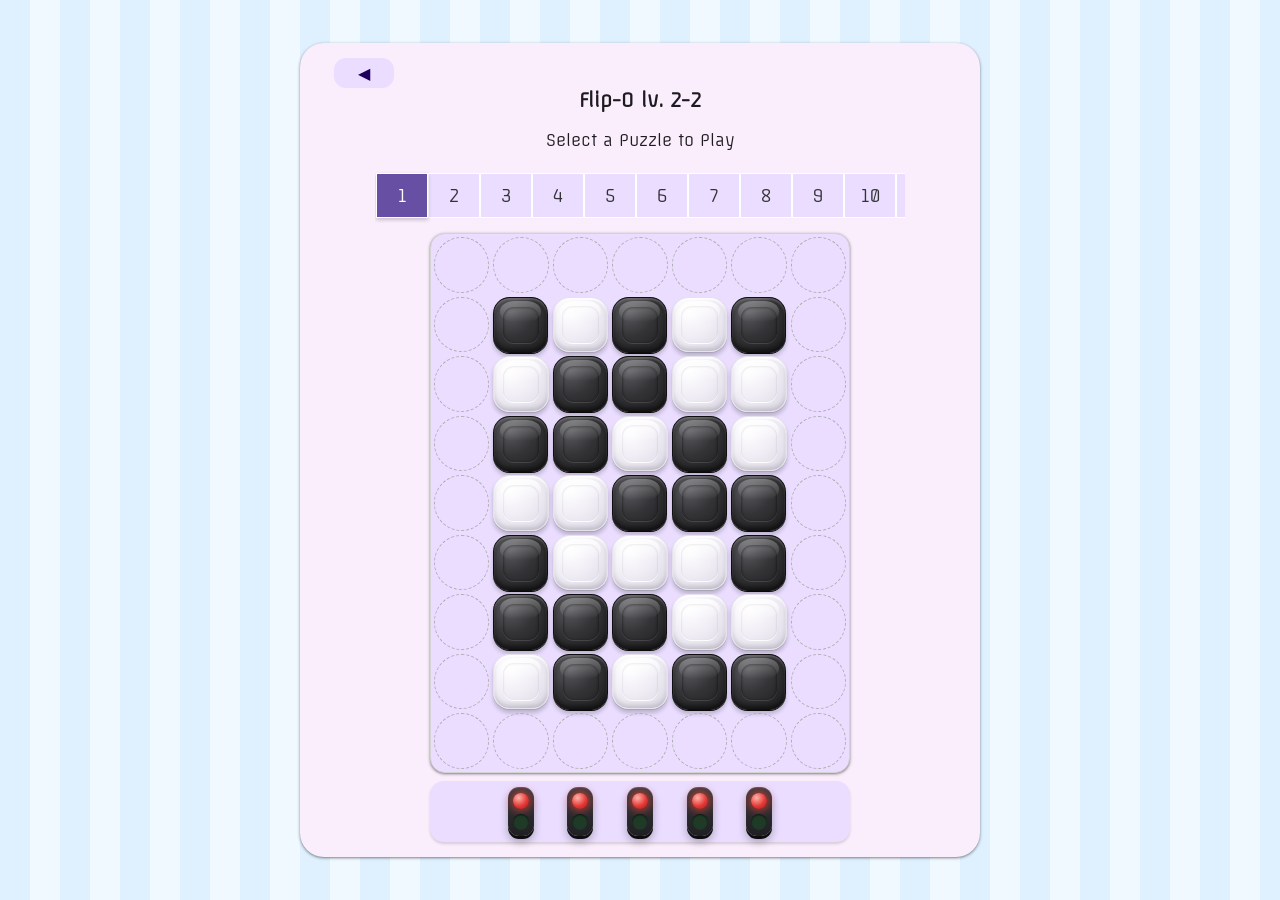
<file: puzzle2-2.html>
<!DOCTYPE html>
<html lang="en">
<head>
    <meta charset="UTF-8">
    <meta
        name="viewport"
        content="width=device-width, initial-scale=1.0, maximum-scale=1.0, user-scalable=no">

    <title>Level 2-2</title>
    <link rel="icon" type="image/png" href="favicon.ico">
     <link rel="stylesheet" href="style.css">
	<link rel="stylesheet" href="desktop.css">
    <link rel="stylesheet" href="chips.css">
</head>

<body>
    <div class="menu-container">
        <header>
            <a href="index.html" class="btn-back">
     ◀
    </a>
            <h3>Flip-O lv. 2-2</h3>
            
        </header>
        <p data-i18n="puzzle">Select a puzzle to play</p>
    
    <main class="game">
        <!-- Add the level selector here -->
        <div id="level-selector" class="level-selector"></div>
        <div id="grid" class="grid"></div>
        
    </main>
	<div id="modal" class="modal">
            <h1 id="modal-text"></h1>
            <p id="modal-stats"></p>
            <button id="modal-reset-btn" class="btn btn-primary" data-i18n="victory">Retry</button>
            <button id="modal-close-btn" class="btn btn-primary" data-i18n="close">Go Back</button>
        </div>
    
</div>
    
<script>

    // Puzzle layouts
const levels = [
     // Level 1: Asymmetric challenge
   {layout: [
        [1,0,1,0,1],
[0,1,1,0,0],
[1,1,0,1,0],
[0,0,1,1,1],
[1,0,0,0,1],
[1,1,1,0,0],
[0,1,0,1,1]
    ],},
     // Level 2: Asymmetric challenge
  { layout: [
        [0,1,0,1,0],
[1,0,1,1,1],
[1,0,0,0,1],
[0,1,1,0,0],
[1,0,1,1,0],
[0,1,0,0,1],
[1,0,1,1,1]
    ],},
     // Level 3: Asymmetric challenge
 { layout:  [
        [1,0,1,0,1],
[1,1,0,1,1],
[0,0,1,1,0],
[1,1,0,0,1],
[0,1,1,1,1],
[0,0,1,0,1],
[1,1,0,1,1]
    ],},
     // Level 4: Asymmetric challenge
 { layout:  [
        [0,1,1,0,1],
[0,1,0,1,0],
[1,0,1,0,1],
[1,0,0,1,1],
[0,1,1,0,0],
[1,0,0,1,0],
[0,1,1,0,1]
    ],},
     // Level 5: Asymmetric challenge
 { layout:  [
      [1,0,1,0,1],
[0,1,1,0,0],
[0,1,0,1,1],
[1,0,1,0,0],
[1,0,0,1,1],
[0,1,1,1,0],
[1,0,0,1,1]
    ],},
    // Level 6: Standard checkerboard-ish
 {  layout: [
       [0,1,1,1,0],
[1,0,1,1,1],
[0,0,1,0,1],
[1,1,0,1,0],
[1,0,0,1,1],
[0,1,0,1,0],
[0,1,1,0,1]
    ],},
    // Level 7: Horizontal stripes
 {layout:   [
      [1,0,1,0,1],
[0,1,0,1,1],
[1,0,1,0,0],
[1,0,0,1,1],
[0,1,1,0,1],
[1,0,1,1,0],
[0,1,0,0,1]
    ],},
    // Level 8: Hollow square
 {  layout: [
     [0,1,0,1,1],
[1,0,1,0,0],
[0,1,1,1,0],
[1,0,0,0,1],
[0,1,1,0,1],
[1,0,0,1,0],
[1,1,0,1,1]
    ],},
    // Level 9: Diagonal cross
{ layout:   [
      [1,0,1,0,1],
[1,0,0,1,0],
[0,1,1,0,1],
[1,1,0,1,0],
[0,0,1,0,1],
[1,1,0,1,0],
[0,1,1,0,0]
    ],},
    // Level 10: Asymmetric challenge
 { layout:  [
      [0,1,0,1,1],
[1,0,1,0,0],
[1,0,0,1,1],
[0,1,1,0,0],
[1,0,0,1,1],
[0,1,1,0,0],
[1,0,1,1,1]
    ],},
    // Level 11: Asymmetric challenge
 { layout:  [
     [1,0,1,0,1],
[0,1,1,0,0],
[1,0,0,1,1],
[0,1,1,0,1],
[1,0,1,0,1],
[1,1,0,1,0],
[0,0,1,0,1]
    ],},
     // Level 12: Asymmetric challenge
{  layout:  [
       [0,1,1,0,1],
[1,0,0,1,1],
[0,1,0,0,1],
[1,0,1,1,0],
[1,0,0,1,1],
[0,1,1,0,0],
[1,0,1,1,1]
    ],},
    // Level 13: tall 4x6 board 
 { layout:  [
      [1,0,1,0,1],
[0,1,1,0,1],
[0,0,1,1,0],
[1,1,0,0,1],
[0,1,1,1,1],
[1,0,0,1,0],
[1,1,0,0,1]
    ],},
    // Level 14: tall 4x6 board 
 {  layout: [
     [0,1,0,1,1],
[1,0,1,0,0],
[1,1,0,1,1],
[0,0,1,0,0],
[1,1,0,1,1],
[0,1,1,0,1],
[1,0,1,1,0]
    ],},
     // Level 15: tall 4x6 board 
 {  layout: [
     [0,1,1,1,1],
[1,1,1,1,1],
[1,1,1,1,1],
[1,1,1,1,1],
[1,0,0,0,1],
[1,1,1,0,0],
[0,1,0,1,1]
    ],},
     // Level 16: tall 4x6 board 
 {  layout: [
     [0,1,0,1,0],
[0,0,1,0,0],
[0,0,1,0,0],
[0,1,0,1,0],
[1,0,1,0,1],
[0,1,0,1,0],
[0,0,1,0,0]
    ],},
    // Level 17
    {  layout: [
     [0,0,1,0,1],
[0,0,1,0,0],
[1,1,0,1,1],
[0,0,1,0,0],
[1,1,0,1,1],
[0,0,1,0,0],
[1,0,1,0,0]
    ],},
    // Level 18
    {  layout: [
     [0,1,1,1,0],
[0,0,0,0,0],
[1,1,0,1,1],
[0,1,0,1,0],
[1,1,0,1,1],
[0,0,0,0,0],
[1,0,0,0,1]
    ],},
    // Level 19
    {  layout: [
     [0,0,1,0,0],
[1,0,0,0,1],
[1,1,0,1,1],
[1,0,1,0,1],
[1,1,0,1,1],
[0,0,0,0,0],
[0,1,0,1,0]
    ],},
    // Level 20
    {  layout: [
     [1,0,1,0,0],
[0,0,1,0,1],
[0,1,0,1,1],
[0,0,1,0,0],
[1,1,0,1,0],
[0,1,0,0,0],
[0,0,0,1,0]
    ],},
];
</script>
<script src="progress.js"></script>
<script src="game2.js" type="text/javascript"></script>
 <script src="column-lights.js"></script>
<script src="script.js"></script>
</body>
</html>
</file>
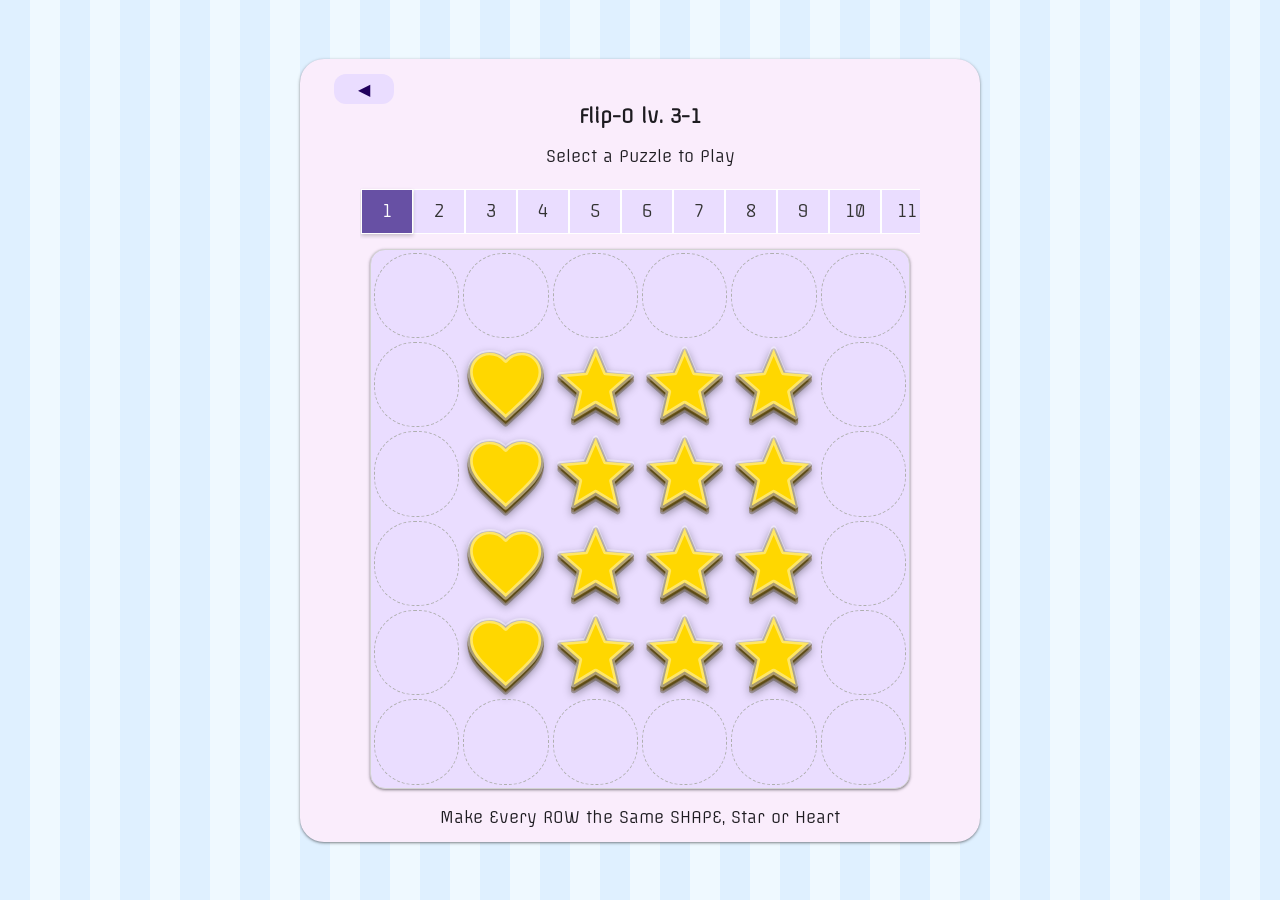
<file: puzzle3-1.html>
<!DOCTYPE html>
<html lang="en">
<head>
    <meta charset="UTF-8">
    <meta
        name="viewport"
        content="width=device-width, initial-scale=1.0, maximum-scale=1.0, user-scalable=no">

    <title>Flip-O 3-1</title>
     <link rel="stylesheet" href="style.css">
    <link rel="stylesheet" href="desktop.css">
    <link rel="stylesheet" href="shapes.css">
    
</head>

<body>
    <div class="menu-container">
        <header >
            <a href="index.html" class="btn-back">
        ◀
    </a>
            <h3>Flip-O lv. 3-1</h3>
            
        </header>
        <p data-i18n="puzzle">Select a puzzle to play</p>
     
    <main class="game">
       <div id="level-selector" class="level-selector"></div>
        <div id="grid" class="grid"></div>
        
    </main>
    <div id="modal" class="modal">
            <h1 id="modal-text"></h1>
            <p id="modal-stats"></p>
            <button id="modal-reset-btn" class="btn btn-primary" data-i18n="victory">Try Again</button>
            <button id="modal-close-btn" class="btn btn-primary" data-i18n="close">Close</button>
        </div>
    <p data-i18n="row">Make Every ROW the Same SHAPE, Star or Heart</p>
    
</div>
<script>
    // Letters: H = dark heart, h = light heart, S = dark star, s = light star.
    // Flipping a tile swaps heart and star. Goal: each row is all hearts or all stars.
    const levels = [
        // Level 1: Sample 1: 3x3
        {
            layout: [
                "hsss",
                "hsss",
                "hsss",
                "hsss"
            ],
        },
        // Level 2: Sample 2: 3x3
        {
            layout: [
                "shss",
                "shss",
                "hhss",
                "hhss"
            ],
        },
        // Level 3: Sample 3: 4x4
        {
            layout: [
                "shhh",
                "hsss",
                "hssh",
                "sshs"
            ],
        },
        // Level 4: Sample 4: 4x4 (rebuilt from your screenshot)
        {
            layout: [
                "hshs",
                "shss",
                "hsss",
                "HHHH"
            ],
        },
        // Level 5: Sample 4: 4x4 (rebuilt from your screenshot)
        {
            layout: [
    "ssHH",
    "sssH",
    "HHss",
    "HHHs"
],
        },
        // Level 6: Sample 4: 4x4 (rebuilt from your screenshot)
        {
            layout: [
    "HssH",
    "Hsss",
    "ssHH",
    "sHHH"
],
        },
        // Level 7: Sample 4: 4x4 (rebuilt from your screenshot)
        {
            layout: [
    "HHHs",
    "HHss",
    "sHsH",
    "sssH"
],
        },
        // Level 8: Sample 4: 4x4 (rebuilt from your screenshot)
        {
            layout: [
    "Hsss",
    "HsHH",
    "ssHH",
    "sHHH"
],
        },
        // Level 9: Sample 4: 4x4 (rebuilt from your screenshot)
        {
            layout: [
    "ssHH",
    "HssH",
    "HHss",
    "HHHs"
],
        },
        // Level 10: Sample 4: 4x4 (rebuilt from your screenshot)
        {
            layout: [
    "Hsss",
    "ssHs",
    "sHsH",
    "sssH"
],
        },
        // Level 11: Sample 4: 4x4 (rebuilt from your screenshot)
        {
            layout: [
    "HHss",
    "HHHs",
    "sHss",
    "sssH"
],
        },
        // Level 12: Sample 4: 4x4 (rebuilt from your screenshot)
        {
            layout: [
    "HHss",
    "Hsss",
    "ssHH",
    "ssHH"
],
        },
        // Level 13: Sample 4: 4x4 (rebuilt from your screenshot)
        {
            layout: [
    "sHHH",
    "sssH",
    "Hsss",
    "Hsss"
],
        },
        // Level 14: Sample 4: 4x4 (rebuilt from your screenshot)
        {
            layout: [
    "Hsss",
    "Hsss",
    "ssHH",
    "sHHH"
],
        },
        // Level 15: Sample 5: 4 rows x 5 columns
        {
            layout: [
                "hsHs",
                "ssSs",
                "sHHh",
                "HHHS",
                
            ]
        },
        // Level 16: Sample 6: 5x5
        {
            layout: [
                "HhhH",
                "hHHh",
                "sHhh",
                "ssSs"
            ]
        },
        // Level 17: Sample 6: 5x5
        {
            layout: [
                "ShhH",
                "hSHS",
                "sHhs",
                "HsSs"
            ]
        },
        // Level 18: Sample 6: 5x5
        {
            layout: [
                "hshH",
                "hsHS",
                "sHSh",
                "sHHs"
            ]
        },
        // Level 19: Sample 6: 5x5
        {
            layout: [
                "shSH",
                "hsSh",
                "sSsh",
                "ssHs"
            ]
        },
        // Level 16: Sample 6: 5x5
        {
            layout: [
                "hhhS",
                "SHHh",
                "sHSh",
                "Hssh"
            ]
        },
    ];
</script>
    <script src="progress.js"></script>
    <script src="game_shapes.js"></script>
<script src="script.js"></script>

</body>
</html>
</file>
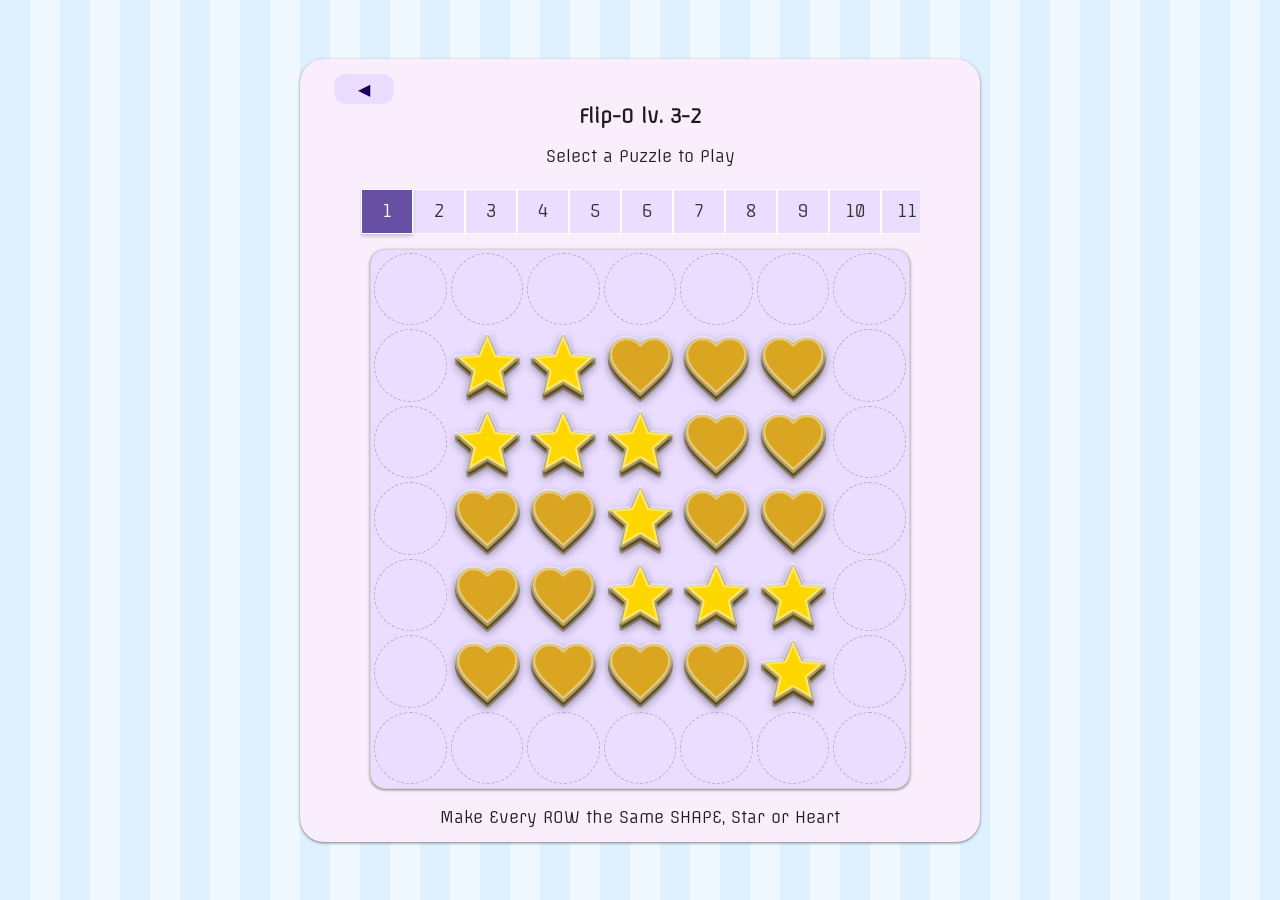
<file: puzzle3-2.html>
<!DOCTYPE html>
<html lang="en">
<head>
    <meta charset="UTF-8">
    <meta
        name="viewport"
        content="width=device-width, initial-scale=1.0, maximum-scale=1.0, user-scalable=no">

    <title>Flip-O 3-2</title>
     <link rel="stylesheet" href="style.css">
    <link rel="stylesheet" href="desktop.css">
    <link rel="stylesheet" href="shapes.css">
    
</head>

<body>
    <div class="menu-container">
        <header >
            <a href="index.html" class="btn-back">
       ◀
    </a>
            <h3>Flip-O lv. 3-2</h3>
            
        </header>
        <p data-i18n="puzzle">Select a puzzle to play</p>
     
    <main class="game">
       <div id="level-selector" class="level-selector"></div>
        <div id="grid" class="grid"></div>
        
    </main>
    <div id="modal" class="modal">
            <h1 id="modal-text"></h1>
            <p id="modal-stats"></p>
            <button id="modal-reset-btn" class="btn btn-primary" data-i18n="victory">Try Again</button>
            <button id="modal-close-btn" class="btn btn-primary" data-i18n="close">Close</button>
        </div>
    <p data-i18n="row">Make Every ROW the Same SHAPE</p>
    
</div>

<script>
    // Letters: H = dark heart, h = light heart, S = dark star, s = light star.
    // Flipping a tile swaps heart and star. Goal: each row is all hearts or all stars.
    const levels = [
        // Level 1: Sample 1: 3x3
        {
            layout:[
    "ssHHH",
    "sssHH",
    "HHsHH",
    "HHsss",
    "HHHHs"
],
        },
        // Level 2: Sample 2: 3x3
        {
            layout: [
    "HsHHs",
    "HHsss",
    "HssHH",
    "ssHHH",
    "ssHHs"
],
        },
        // Level 3: Sample 3: 4x4
        {
            layout: [
    "SHHss",
    "HhHsH",
    "HHssH",
    "sSsHH",
    "HssHh"
],
        },
        // Level 4: Sample 4: 4x4 (rebuilt from your screenshot)
        {
            layout: [
    "HSHss",
    "HhHss",
    "shssH",
    "ssHhH",
    "HsHhH"
],
        },
        // Level 5: Sample 4: 4x4 (rebuilt from your screenshot)
        {
            layout: [
    "HHsSs",
    "HssHH",
    "ssHHh",
    "sSHHH",
    "sHHsH"
],
        },
        // Level 6: Sample 4: 4x4 (rebuilt from your screenshot)
        {
            layout: [
    "HSHsh",
    "HHsss",
    "shsHs",
    "sSsHs",
    "shsHH"
],
        },
        // Level 7: Sample 4: 4x4 (rebuilt from your screenshot)
        {
            layout:[
    "shssH",
    "ssHSH",
    "HssSH",
    "HHsHs",
    "SHssh"
],
        },
        // Level 8: Sample 4: 4x4 (rebuilt from your screenshot)
        {
            layout: [
    "HSHss",
    "HhHsh",
    "HsSsH",
    "sSssH",
    "SsHHh"
],
        },
        // Level 9: Sample 4: 4x4 (rebuilt from your screenshot)
        {
            layout: [
    "sHsHH",
    "sssHH",
    "sshsH",
    "HsHss",
    "HHshs"
],
        },
        // Level 10: Sample 4: 4x4 (rebuilt from your screenshot)
        {
            layout: [
    "hHshss",
    "HssHs",
    "HssHH",
    "HssHH",
    "ssHsH"
],
        },
        // Level 11: Sample 4: 4x4 (rebuilt from your screenshot)
        {
            layout: [
    "Hhsss",
    "HssHs",
    "Hssh",
    "HssHH",
    "ssHHH"
],
        },
        // Level 12: Sample 4: 4x4 (rebuilt from your screenshot)
        {
            layout: [
    "Hssss",
    "HssHs",
    "HssHh",
    "HssHs",
    "shHHS"
],
        },
        // Level 13: Sample 4: 4x4 (rebuilt from your screenshot)
        {
            layout: [
    "SHsss",
    "HssHs",
    "HssHH",
    "HssHH",
    "sSHHS"
],
        },
        // Level 14: Sample 4: 4x4 (rebuilt from your screenshot)
        {
            layout: [
    "Hshsh",
    "ssHss",
    "ssSss",
    "ssHss",
    "hshsH"
],
        },
        // Level 15: Sample 5: 4 rows x 5 columns
        {
            layout: [
    "sHssH",
    "sHsSs",
    "shssH",
    "Ssssh",
    "hssSh"
],
        },
        // Level 16: Sample 6: 5x5
        {
            layout: [
    "hsSsH",
    "SsHss",
    "ssSss",
    "shhhs",
    "ssHss"
],
        },
    ];
</script>
    <script src="progress.js"></script>
    
    <script src="game_shapes.js"></script>
    
<script src="script.js"></script>

</body>
</html>
</file>
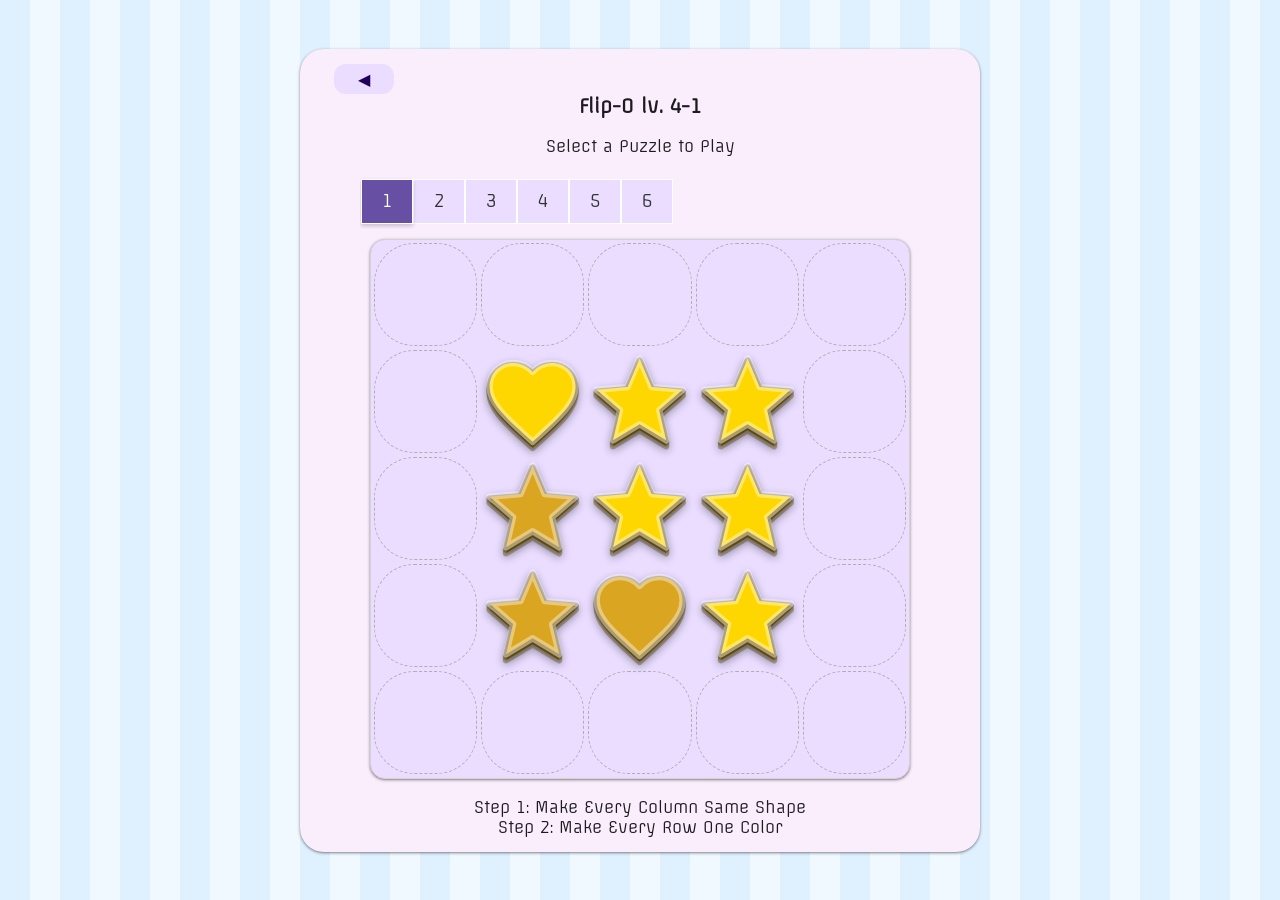
<file: puzzle4-1.html>
<!DOCTYPE html>
<html lang="en">
<head>
    <meta charset="UTF-8">
    <meta
        name="viewport"
        content="width=device-width, initial-scale=1.0, maximum-scale=1.0, user-scalable=no">

    <title>Flip-O 4-1</title>
    <link rel="stylesheet" href="style.css">
     <link rel="stylesheet" href="desktop.css">
    <link rel="stylesheet" href="shapes.css">
   <style>
    /* Mixed variant (game_mixed.js). Load AFTER style.css and shapes.css. */

/* Step 2 changes colours: let the colour fade instead of snapping, and give the tile a small pop */
.grid.mixed .tile:not(.outer) .tile-face {
    transition: color 250ms ease;
}

.grid.mixed .tile.recolor .shape-svg {
    animation: recolor-pop 260ms ease-out;
}

@keyframes recolor-pop {
    0%   { transform: scale(0.7); }
    60%  { transform: scale(1.12); }
    100% { transform: scale(1); }
}

/* Step 2 is shown by an amber outer ring (same amber as the path and the stars) */
.grid.mixed.phase-2 .tile.outer .tile-face {
    border-color: rgba(255, 179, 0, 0.85);
}

@media (prefers-reduced-motion: reduce) {
    .grid.mixed .tile.recolor .shape-svg { animation: none; }
}
   </style>
</head>

<body>
    <div class="menu-container">
        <header >
            <a href="index.html" class="btn-back">
      ◀
    </a>
            <h3>Flip-O lv. 4-1</h3>
            
        </header>
        <p data-i18n="puzzle">Select a puzzle to play</p>
    
    <main class="game">
        <div id="level-selector" class="level-selector"></div>
        <div id="grid" class="grid"></div>
        
    </main>
     <div id="modal" class="modal">
            <h1 id="modal-text"></h1>
            <p id="modal-stats"></p>
            <button id="modal-reset-btn" class="btn btn-primary" data-i18n="victory">Retry</button>
            <button id="modal-close-btn" class="btn btn-primary" data-i18n="close">Go Back</button>
        </div>
    <!-- game_mixed.js writes the current step into this line -->
    <p data-i18n="mixed">Step 1: Make Every Column Same Shape<br>Step 2: Make Every Row One Color</p>
    
</div>
<script>
    // Letters: H = dark heart, h = light heart, S = dark star, s = light star.
    // Step 1 swaps shapes (goal: every column one shape). Step 2 swaps colours (goal: every row one colour).
    const levels = [
        // Level 1: sample, 3x3
        {
            layout: [
                "hss",
                "Sss",
                "SHs"
            ]
        },
        // Level 2: sample, 3x3
        {
            layout: [
                "Shh",
                "hSH",
                "HsH"
            ]
        },
        // Level 3: sample, 4x4
        {
            layout: [
                "ShSH",
                "shhH",
                "SSSH",
                "hssh"
            ]
        },
        // Level 4: sample, 4x4
        {
            layout: [
                "Sssh",
                "sSsS",
                "ssHS",
                "HHss"
            ]
        },
        // Level 5: sample, 4 rows x 5 columns
        {
            layout: [
                "SSHhh",
                "SSSss",
                "Sssss",
                "sssSH"
            ]
        },
        // Level 6: sample, 5x5
        {
            layout: [
                "shhhh",
                "shhSH",
                "HHShs",
                "hhhSH",
                "ShHHs"
            ]
        },
    ];
</script>
    <script src="progress.js"></script>
    
    <script src="game_mixed.js"></script>
<script src="script.js"></script>
</body>
</html>
</file>
<file: style.css>
@import url('https://fonts.googleapis.com/css2?family=Offside&display=swap');
 
 :root {
            /* Material Design 3 Color Palette */
            --md-sys-color-primary: #6750A4;
            --md-sys-color-on-primary: #FFFFFF;
            --md-sys-color-primary-container: #EADDFF;
            --md-sys-color-on-primary-container: #21005D;
            --md-sys-color-surface: #faedfc;
            --md-sys-color-on-surface: #1D1B20;
            --md-sys-color-surface-variant: #E7E0EC;
            --md-sys-color-on-surface-variant: #49454F;
            --md-sys-color-background: #F3EDF7;
            
            /* Elevation Shadows */
            --md-elevation-1: 0px 1px 3px 1px rgba(0, 0, 0, 0.15), 0px 1px 2px 0px rgba(0, 0, 0, 0.30);
            --md-elevation-2: 0px 2px 6px 2px rgba(0, 0, 0, 0.15), 0px 1px 2px 0px rgba(0, 0, 0, 0.30);
        }

        /* Color Palette Variations */
:root.theme-ocean {
    --md-sys-color-primary: #70b469;
    --md-sys-color-primary-container: #E1FFDE;
    --md-sys-color-on-primary-container: #418a38;
     --md-sys-color-surface: #f2fdf2;
}

:root.theme-forest {
    --md-sys-color-primary: #c09e7f;
    --md-sys-color-primary-container: #FFEEDE;
    --md-sys-color-on-primary-container: #926a42;
     --md-sys-color-surface: #fffaf6;
}

        * {
            box-sizing: border-box;
            margin: 0;
            padding: 0;
            -webkit-tap-highlight-color: transparent;
        }
body,
button,
input,
label,
img,
div,
span,
select,
textarea,
a {
    cursor: url("Aero.png") 20 1, auto !important;
}

        body {
            font-family: "Offside", sans-serif;
            color: var(--md-sys-color-on-surface);
            display: flex;
            justify-content: center;
            align-items: center;
            height: 100vh;
            width: 100vw;
            background: linear-gradient(
    90deg,
    #dff0ff 25%,
    #eff9ff 25%,
    #eff9ff 50%,
    #dff0ff 50%,
    #dff0ff 75%,
    #eff9ff 75%,
     #eff9ff
  );
  background-size: 120px 120px;

  /* Animation */
  animation: move 14s linear infinite;
        }

@keyframes move {
  0% {
    background-position: 0 0;
  }
  100% {
    background-position: 120px 120px;
  }
}
     
.welcome-screen {
    width: 100%;
    height: 100%;
  position: fixed;
  align-items: center;
  z-index: 9999;
    background-color: white;
    display: flex;
    justify-content: center; 
}

.welcome-content{
    object-fit: cover;
    
}

.welcome-content img {
  width: 100%;
    height: 100%;
  align-items: center; 
    max-width: 1024px;
}

.welcome-screen.fade-out {
  opacity: 0;
  transition: opacity 0.9s ease;
}

.menu-container {
            width: 95vw;
            max-width: 420px;
            background-color: var(--md-sys-color-surface);
            border-radius: 24px;
            padding: 15px 0px;
            box-shadow: var(--md-elevation-1);
            display: flex;
            flex-direction: column;
            gap: 15px;
            text-align: center;
            align-items: center;
        }

        header {
           
            width: 90%;
            align-items: center;
        }
/* Header / Branding */
        header h1 {
            font-size: 36px;
            font-weight: 700;
            color: var(--md-sys-color-primary);
            letter-spacing: -0.5px;
            margin-bottom: 15px;
        }
        /* Buttons Base */
        .btn {
            display: flex;
            align-items: center;
            justify-content: center;
            gap: 8px;
            border: none;
            border-radius: 100px; /* Fully rounded for Material 3 */
            font-family: 'Offside', sans-serif;
            font-weight: 500;
            font-size: 20px;
            cursor: pointer;
            transition: background-color 0.2s, box-shadow 0.2s, transform 0.1s;
            text-decoration: none;
        }

        .btn:active {
            transform: scale(0.98);
        }

        /* Prominent Action Button */
        .btn-primary {
            background-color: var(--md-sys-color-primary);
            color: var(--md-sys-color-on-primary);
            padding: 8px 16px;
            
            box-shadow: var(--md-elevation-1);
            
        }

        .btn-primary:hover {
            box-shadow: var(--md-elevation-2);
            background-color: #5f5f5f;
        }

        /* Level Selection Grid */
        .level-section {
            display: flex;
            flex-direction: column;
            gap: 16px;
        }

        .level-section h2 {
            font-size: 17px;
            font-weight: 500;
            color: var(--md-sys-color-on-surface);
            text-align: center;
            
        }

        .level-grid {
            display: grid;
            grid-template-columns: repeat(3, 1fr);
            gap: 12px;
        }

        .btn-level {
            background-color: var(--md-sys-color-primary-container);
            color: var(--md-sys-color-on-primary-container);
            aspect-ratio: 1 / 1;
            border-radius: 16px;
            font-size: 24px;
            flex-direction: column;
            gap: 4px;
            width: 80px;
        }

        .btn-level:hover {
            background-color: #eee7f2;
        }

        .btn-level.locked {
            background-color: #dddddd;
            color: var(--md-sys-color-on-surface-variant);
            opacity: 0.7;
            cursor: not-allowed;
        }

        /* Stars for completed levels */
        .stars {
            display: flex;
            gap: 15px;
            color: black; /* Distinct warning/star color */
            font-size: 40px;
        }

        /* Bottom Actions (Settings, Achievements) */
        .secondary-actions {
            display: flex;
            justify-content: space-around;
            padding-top: 16px;
            border-top: 1px solid var(--md-sys-color-surface-variant);
            padding-bottom: 16px;
            border-bottom: 1px solid var(--md-sys-color-surface-variant);
            gap: 10px;
        }

        .btn-icon {
            background: transparent;
            color: var(--md-sys-color-on-surface-variant);
            
            border-radius: 22px;
            padding: 8px 16px;
        }

        .btn-icon:hover {
            background-color: var(--md-sys-color-surface-variant);
        }

        .btn-icon .material-symbols-outlined {
            font-size: 28px;
        }
* {
    box-sizing: border-box;
}

.game {
    width: 95vw;
            max-width: 420px;
    text-align: center;
    position: relative; /* Ensure the modal positions relative to the game container */
}

h1 {
    margin: 0 0 20px;
    font-size: 28px;
    color: #222;
}

.grid {
   width: 100%;
    max-width: 420px;
    aspect-ratio: 1 / 1;
    border: 1px solid lightgray;
    box-shadow: var(--md-elevation-1);
    display: grid;
    grid-template-columns: repeat(7, 1fr); /* Changed from 5 to 7 */
    grid-template-rows: repeat(7, 1fr);    /* Changed from 5 to 7 */
    padding: 3px;
    gap: 4px;
    background:  var(--md-sys-color-primary-container);
    touch-action: none;
    user-select: none;
    -webkit-user-select: none;
    border-radius: 15px;
}

/* Base tile acts as the 3D camera/perspective constraint */
.tile {
    width: 100%;
    height: 100%;
    perspective: 600px; 
}

/* Inner container holds both faces and executes the rotation */
.tile-inner {
    width: 100%;
    height: 100%;
    position: relative;
    transition: transform 250ms ease-out;
    transform-style: preserve-3d;
}

/* Flipped state rotates the inner container 180 degrees */
.tile.flipped .tile-inner {
    transform: rotateY(180deg);
}

/* Shared face properties */
.tile-face {
    position: absolute;
    width: 100%;
    height: 100%;
    backface-visibility: hidden; /* Hides the backside of the divs */
}

/* Front is white (0 degrees) */
.tile-front {
    background: rgb(255, 255, 248);
    border-radius: 15px;
    border: 1px solid #e3e3e3;
}

/* Back is black (Starts already rotated 180deg so it faces away) */
.tile-back {
    background: #282829;
    transform: rotateY(180deg); 
    border-radius: 5px;
    box-shadow: var(--md-elevation-1);
    border: 1px solid black;
}

/* Ensure outer tiles are transparent */
.tile.outer .tile-face {
    background: #00000000;
    border-radius: 40px;
    border: 1px dashed #afafaf;
}

/* Target the inner div for the path trace animation */
.tile.path-trace .tile-inner {
    background: rgba(0, 0, 0, 0.3);
    border-radius: 50%;
    transform: scale(0.4);
    transition: transform 100ms ease, background-color 100ms ease;
}

/* Add these new classes to the bottom of your CSS file */
.tile.outer {
    background: transparent;
}


/* Highlights tiles that were flipped during the current swipe */
.tile.highlight .tile-face {
    border: 1px solid gold; /* A nice Material Design yellow */
    box-sizing: border-box;
}

@keyframes clearTile {

    0% {
        transform: scale(1);
        opacity: 1;
    }

    50% {
        transform: scale(0.7);
        opacity: 0.5;
    }

    100% {
        transform: scale(0);
        opacity: 0;
    }

}

#status {
    font-size: 13px;
    color: #2b2b2b;
    min-height: 20px;
}
.modal {
    display: none; /* Hidden by default */
    position: absolute;
    top: 0;
    left: 0;
    width: 100%;
    height: 100%;
    background: #fef7ffc7;
    flex-direction: column;
    justify-content: space-evenly;
    align-items: center;
    z-index: 10;
    padding: 33% 1px;
}

.modal.active {
    display: flex;
}

#modal-text {
    font-size: 36px;
    margin: 0;
    text-shadow: 1px 1px 2px black;
}

#modal-stats
{
    font-size: 24px;
    font-weight: bold;
    text-shadow: 1px 1px 2px white;
}
.btn-back {
    
    background-color: var(--md-sys-color-primary-container);
    color: var(--md-sys-color-on-primary-container);
    border-radius: 12px;
    width: 60px;
    height: 30px;
    display: flex;
    align-items: center;
    justify-content: center;
    text-decoration: none;
}

/* Level Selector Container */
.level-selector {
    display: flex;
    overflow-x: auto;
    overflow-y: hidden;
    flex-wrap: nowrap;
    
}

/* Base button styling */
.level-btn {
    width: 45px;
    height: 35px;
    border: 1px solid white;
    font-family: "Offside", sans-serif;
    background-color: var(--md-sys-color-primary-container);
    color: #333;
    font-size: 16px;
    cursor: pointer;
    position: relative;
    flex: 0 0 auto; 
}

/* Highlight the currently selected puzzle */
.level-btn.active {
    background-color: var(--md-sys-color-primary);
    color: white;
    box-shadow: 0 2px 4px rgba(0,0,0,0.2);
    z-index: 2;
}

/* Completed marker badge */
.level-btn.completed::after {
    content: '★';
    position: absolute;
    top: -5px;
    
    background: white;
    color: gold;
    font-size: 28px;
    width: 23px;
    height: 23px;
    line-height: 20px;
    text-align: center;
    border-radius: 50%;
    box-shadow: 0 1px 3px rgba(0,0,0,0.3);
    z-index: 3;
}

/* Blocked tile indicators */
.tile.blocked {
    position: relative;
    cursor: not-allowed;
}

/* Create the Red X */
.tile.blocked::before,
.tile.blocked::after {
    content: '';
    position: absolute;
    top: 20%;
    left: 45%;
    width: 10%;
    height: 60%;
    background-color: #F44336; /* Red color matching the image */
    border-radius: 2px;
    z-index: 5;
}

.tile.blocked::before {
    transform: rotate(45deg);
}

.tile.blocked::after {
    transform: rotate(-45deg);
}

/* Settings Modal Specifics */
.settings-card {
    background: var(--md-sys-color-surface);
    padding: 24px 20px;
    border-radius: 20px;
    display: flex;
    flex-direction: column;
    align-items: center;
    gap: 24px;
    width: 85vw;
    max-width: 320px;
    box-shadow: var(--md-elevation-2);
}

.theme-options {
    display: flex;
    gap: 12px;
    width: 100%;
    justify-content: center;
    flex-wrap: wrap;
    margin: 25px 0;
}

.theme-btn {
    padding: 15px 30px;
    font-size: 15px;
    box-shadow: var(--md-elevation-1);
    color: white;
}

/* Tutorial modal (opened from the Play Tutorial button) */
.tutorial-modal {
    position: fixed;
    inset: 0;
    z-index: 100;
    display: flex;
    align-items: center;
    justify-content: center;
    padding: 16px;
    overflow-y: auto;
    background: rgba(29, 27, 32, 0.55);
    animation: tutorial-fade 160ms ease-out;
}

/* Without this, display:flex above would override the hidden attribute */
.tutorial-modal[hidden] {
    display: none;
}

.tutorial-card {
    display: flex;
    flex-direction: column;
    align-items: center;
    gap: 14px;
    margin: auto;
}

/* The image is 3:5. Width is capped so the image plus the button always fit on screen. */
.tutorial-img {
    display: block;
    width: min(92vw, 400px, calc((100vh - 110px) * 0.6));
    height: auto;
    filter: drop-shadow(0 8px 24px rgba(0, 0, 0, 0.3));
}

.tutorial-close {
    width: auto;
    min-width: 150px;
}

@keyframes tutorial-fade {
    from { opacity: 0; }
    to   { opacity: 1; }
}

@media (prefers-reduced-motion: reduce) {
    .tutorial-modal {
        animation: none;
    }
}
/* Chrome, Edge, Safari and Opera */
*::-webkit-scrollbar {
  width: 12px;
  height: 12px;
}

*::-webkit-scrollbar-track {
  background-color: #f8fafc;
  border-radius: 6px;
  border: 1px solid var(--md-sys-color-on-primary-container); ;
}
*::-webkit-scrollbar-track:hover { background-color: #f1f5f9; }
*::-webkit-scrollbar-track:active { background-color: #e2e8f0; }

*::-webkit-scrollbar-thumb {
  background-color: var(--md-sys-color-primary);
  /* a transparent border with background-clip makes a gap around the thumb */
  border: 1px solid transparent;
  background-clip: padding-box;
  border-radius: 6px;
  min-height: 40px;
  min-width: 40px;
}
*::-webkit-scrollbar-thumb:hover { background-color: #94a3b8; }
*::-webkit-scrollbar-thumb:active { background-color: var(--md-sys-color-on-primary-container); }

*::-webkit-scrollbar-corner { background-color: #f8fafc; }


/* Firefox: only a thumb and track colour and a width keyword. Kept inside @supports,
   because Chrome and Edge 121+ ignore all the rules above once scrollbar-color is set. */
@supports not selector(::-webkit-scrollbar) {
  * {
    scrollbar-width: auto;
    scrollbar-color: #cbd5e1 #f8fafc;
  }
}
</file>
<file: desktop.css>
/* Flip-O desktop layer. Load AFTER style.css.
   Only applies on wide windows, so the Android layout is untouched. */

@media (min-width: 768px) {
    :root {
        /* Board size follows the window height so it never needs scrolling */
        --board-size: min(560px);
        --panel-width: 680px;
    }

    body {
        min-height: 100vh;
        overflow: hidden;
    }

    .menu-container {
        width: var(--panel-width);
        max-width: 92vw;
        max-height: 96vh;
        
        gap: 18px;
    }

    header h1 { font-size: 44px; }

    /* ---- Main menu ---- */

    .level-grid {
        grid-template-columns: repeat(3, 100px);
        gap: 16px;
        justify-content: center;
       
    }
    .btn-level { width: 100px; }

    /* ---- Puzzle page ---- */
    .game {
        width: var(--board-size);
        max-width: 100%;
    }
    .grid {
        width: var(--board-size);
        max-width: 100%;
    }
    .level-selector {
        width: var(--panel-width);
        max-width: 100%;
         padding: 5px 1px;
         margin-bottom: 10px;
    }
    .level-btn {
        width: 52px;
        height: 45px;
        font-size: 17px;
    }
    .level-btn:hover { filter: brightness(0.95); }

    #status { font-size: 15px; }

    /* Mouse feedback on tiles (outer ring and blocked tiles stay neutral) */
    .tile:not(.outer):not(.blocked) { cursor: pointer; }
    .tile:not(.outer):not(.blocked):hover .tile-front,
    .tile:not(.outer):not(.blocked):hover .tile-back {
        outline: 2px solid var(--md-sys-color-primary);
        outline-offset: -2px;
    }

    /* The modal was sized in % of width (built for a phone); on desktop
       cover the window and center the content instead */
    .modal {
        position: fixed;
        inset: 0;
        width: auto;
        height: auto;
        padding: 24px;
        gap: 30px;
        justify-content: center;
    }
    .modal .btn-primary { width: 260px; }
	
	.settings-card {   
    padding: 40px 20px;
    gap: 30px;
    width: 85vw;
    max-width: 500px;
    
}

}

.colarrow {
width: 17%;
    height: 100%;
     box-sizing: border-box;

}

/* Keyboard users (and mouse users tabbing around) get a visible focus ring */
.btn:focus-visible,
.level-btn:focus-visible,
.btn-back:focus-visible {
    outline: 3px solid var(--md-sys-color-primary);
    outline-offset: 2px;
}

/* Very large / 4K windows: let the panel breathe a bit more */
@media (min-width: 1600px) and (min-height: 1000px) {
    :root {
        --board-size: min(680px, calc(100vh - 300px));
        --panel-width: 720px;
    }
}

.bouncy-text {
    display: inline-block;
    animation: bounce 1s ease-in-out infinite;
}

@keyframes bounce {
    0%, 100% {
        transform: translateY(0);
    }
    50% {
        transform: translateY(-10px);
    }
}
</file>
<file: chips.css>
/* Flip-O "plastic chip" look. Load AFTER style.css and desktop.css.
   Only the playable tiles are styled; the dotted outer ring is untouched.
   To switch the effect off, remove the <link> to this file. */

:root {
    --chip-radius: 30%;            /* 50% = round discs, 12% = square-ish chips */
    --chip-thickness: 1px;         /* how "tall" the chip edge looks */
    --chip-flip-time: 340ms;

    --white-hi: #ffffff;
    --white-mid: #f1eef6;
    --white-lo: #d9d5e2;
    --white-edge: #aaa4b8;

    --black-hi: #5b5b60;
    --black-mid: #343437;
    --black-lo: #1b1b1d;
    --black-edge: #090909;
}

/* Springy flip: slight overshoot, then settles */
.tile:not(.outer) .tile-inner {
    transition: transform var(--chip-flip-time) cubic-bezier(0.34, 1.45, 0.5, 1);
}

/* Shared chip body */
.tile:not(.outer) .tile-face {
    border-radius: var(--chip-radius);
    overflow: visible;
}

/* ---- White chip (front) ---- */
.tile:not(.outer) .tile-front {
    background: radial-gradient(circle at 30% 25%, var(--white-hi) 0%, var(--white-mid) 45%, var(--white-lo) 100%);
    border: 1px solid #e6e2ec;
    box-shadow:
        inset 0 2px 2px rgba(255, 255, 255, 0.9),
        inset 0 -3px 4px rgba(0, 0, 0, 0.14),
        0 var(--chip-thickness) 0 var(--white-edge),
        0 calc(var(--chip-thickness) + 3px) 4px rgba(0, 0, 0, 0.2);
}

/* ---- Black chip (back) ---- */
.tile:not(.outer) .tile-back {
    background: radial-gradient(circle at 30% 25%, var(--black-hi) 0%, var(--black-mid) 45%, var(--black-lo) 100%);
    border: 1px solid #0f0f10;
    box-shadow:
        inset 0 2px 2px rgba(255, 255, 255, 0.22),
        inset 0 -3px 5px rgba(0, 0, 0, 0.55),
        0 var(--chip-thickness) 0 var(--black-edge),
        0 calc(var(--chip-thickness) + 3px) 4px rgba(0, 0, 0, 0.2);
}

/* Concave ring in the middle, like a moulded chip */
.tile:not(.outer) .tile-face::before {
    content: '';
    position: absolute;
    top: 16%;
    right: 16%;
    bottom: 16%;
    left: 16%;
    border-radius: var(--chip-radius);
    pointer-events: none;
}
.tile:not(.outer) .tile-front::before {
    box-shadow: inset 0 1px 2px rgba(0, 0, 0, 0.18), 0 1px 0 rgba(255, 255, 255, 0.9);
}
.tile:not(.outer) .tile-back::before {
    box-shadow: inset 0 1px 3px rgba(0, 0, 0, 0.7), 0 1px 0 rgba(255, 255, 255, 0.12);
}

/* Glossy highlight on the top part */
.tile:not(.outer) .tile-face::after {
    content: '';
    position: absolute;
    top: 6%;
    right: 12%;
    bottom: 55%;
    left: 12%;
    border-radius: 50% / 70%;
    pointer-events: none;
}
.tile:not(.outer) .tile-front::after {
    background: linear-gradient(180deg, rgba(255, 255, 255, 0.85), rgba(255, 255, 255, 0));
}
.tile:not(.outer) .tile-back::after {
    background: linear-gradient(180deg, rgba(255, 255, 255, 0.3), rgba(255, 255, 255, 0));
}

/* Gold ring for tiles touched in the current stroke (keeps the chip look) */
.tile.highlight .tile-face {
    border: 2px solid #FFC83D;
}

/* Lift when a chip is flipped. Add the "pop" class from game2.js (see notes). */
.tile.pop {
    position: relative;
    z-index: 2;
    animation: chipPop 320ms ease-out;
}
@keyframes chipPop {
    0%   { transform: scale(1); }
    40%  { transform: scale(1.14) translateY(-3px); }
    100% { transform: scale(1); }
}

/* Respect "reduce motion" settings */
@media (prefers-reduced-motion: reduce) {
    .tile:not(.outer) .tile-inner { transition-duration: 1ms; }
    .tile.pop { animation: none; }
}

#splashModal {
    position: fixed;
    width: 100%;
    height: 100%;
    background: #fef7ff;
    display: none;
    justify-content: center;
    align-items: center;
    z-index: 9999;
    cursor: pointer;
    text-align: center;
}

#splashImage {
   width: 100%;
  
  align-items: center;
}
#splashModal.fade-out {
  opacity: 0;
  transition: opacity 0.9s ease;
}
/* Main content hidden initially */
#content {
    display: none;
    padding: 20px;
}
</file>
<file: shapes.css>
/* Shapes variant (game_shapes.js): hearts and stars instead of white and black tiles.
   Load this AFTER style.css on the pages that use game_shapes.js. */

:root {
   --shape-dark: rgb(218, 165, 32);
    --shape-light: gold;   /* light tile colour (pale yellow) */
}

/* Board tiles: no tile background, just the shape floating on the board */
.grid.shapes .tile:not(.outer) .tile-face {
    display: flex;
    align-items: center;
    justify-content: center;
    background: transparent;
    box-shadow: none;
    border-radius: 14px;
}

/* The shape itself. A stroke in the same colour softens the star's corners. */
.shape-svg {
    width: 100%;
    height: 100%;
    fill: currentColor;

    /* Softer edge */
    stroke: rgba(255, 255, 255, 0.4);
    stroke-width: 1.5;
    stroke-linejoin: round;

    /* 3D effect */
    filter:
        drop-shadow(0 4px 0 rgba(131, 100, 22, 0.8))
        drop-shadow(0 2px 0 rgb(56, 48, 0))
        drop-shadow(0 3px 4px rgba(0,0,0,0.4));
}

/* The colour belongs to the tile (set from the level letters: upper case = dark, lower case = light) */
.grid.shapes .tile[data-color="dark"] .tile-face  { color: var(--shape-dark); }
.grid.shapes .tile[data-color="light"] .tile-face { color: var(--shape-light); }


/* Only used when FLIP_CHANGES_COLOR is true in game_shapes.js: the star side has the opposite colour */
.grid.shapes.flip-color .tile[data-color="dark"] .tile-back  { color: var(--shape-light); }
.grid.shapes.flip-color .tile[data-color="light"] .tile-back { color: var(--shape-dark); }
.grid.shapes.flip-color .tile[data-color="dark"] .tile-back .shape-svg  { filter: drop-shadow(0 1px 1px rgba(0, 0, 0, 0.28)); }
.grid.shapes.flip-color .tile[data-color="light"] .tile-back .shape-svg { filter: none; }

.tile-front {
    
    border: none;
}

/* Back is black (Starts already rotated 180deg so it faces away) */
.tile-back {
    border: none;
}
</file>
